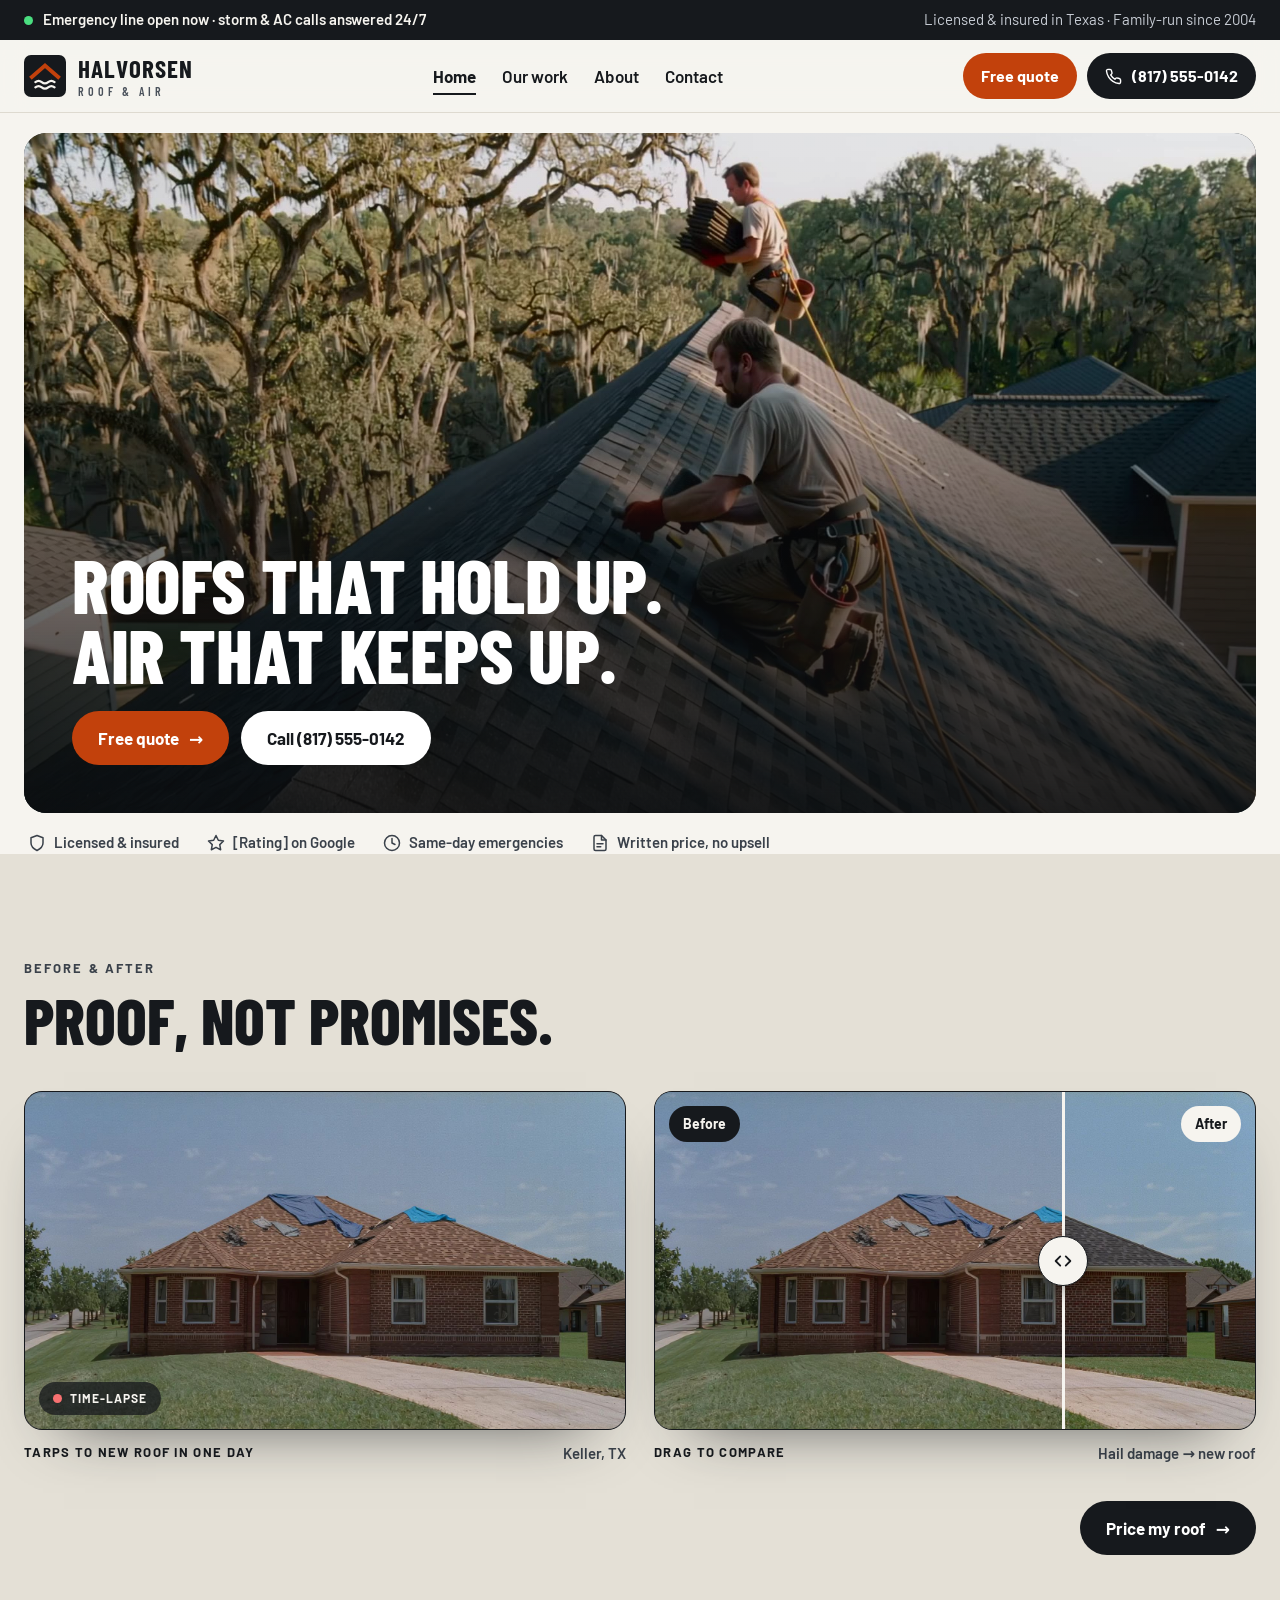
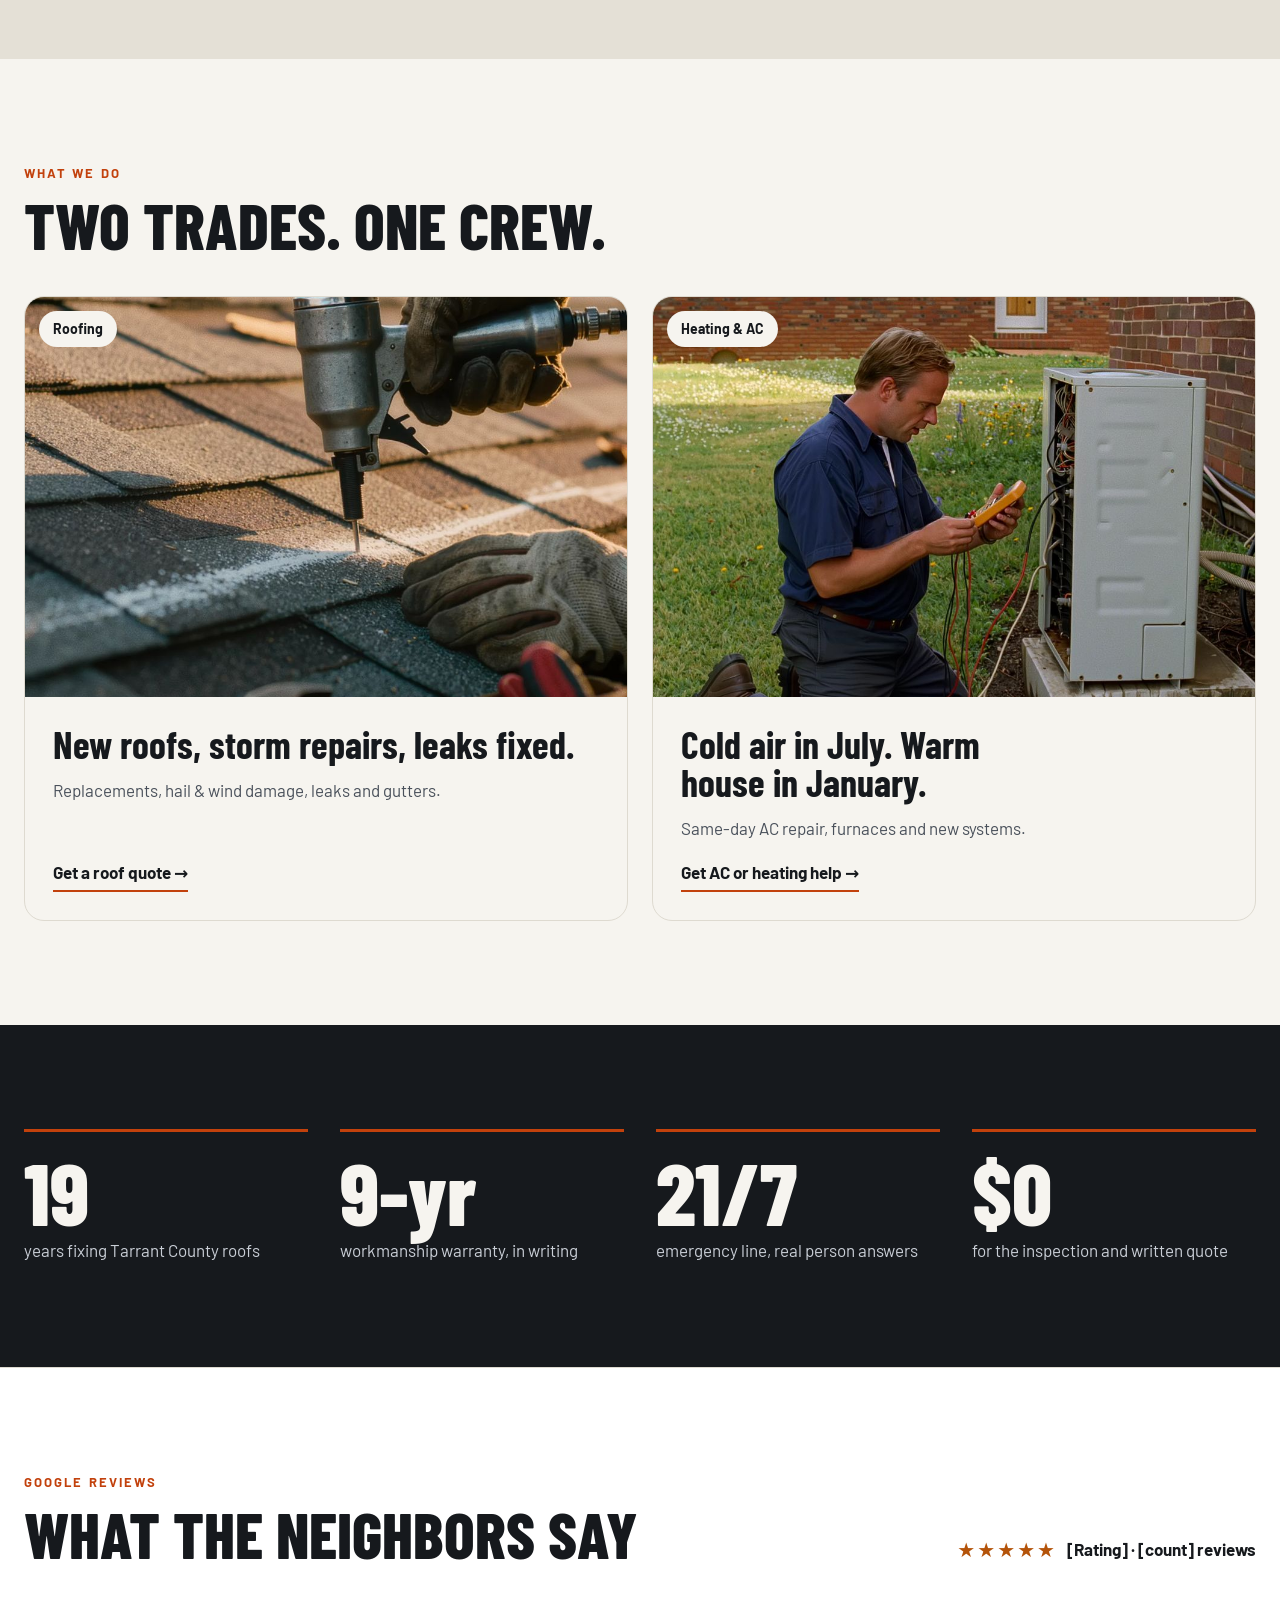
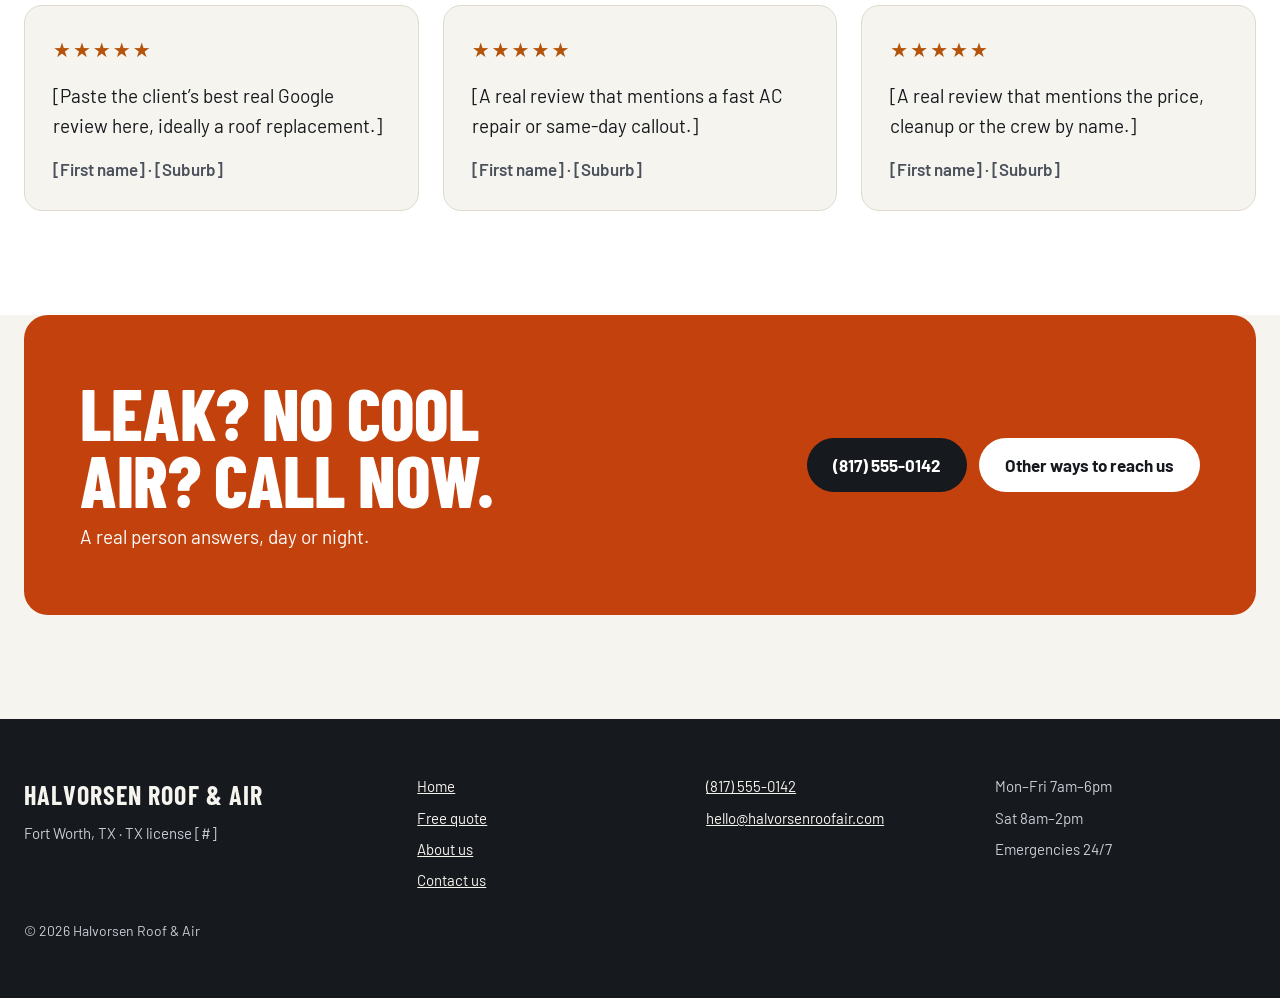
<file: index.html>
<!doctype html>
<html lang="en">
<head>
<meta charset="utf-8">
<meta name="viewport" content="width=device-width, initial-scale=1, viewport-fit=cover">
<title>Halvorsen Roof & Air | Roofing, Heating & AC in Fort Worth, TX</title>
<meta name="description" content="Family-run roofing and heating &amp; AC in Fort Worth since 2004. Roof replacement, storm and hail repair, AC and furnace service. Free quotes, 24/7 emergency line.">
<meta name="theme-color" content="#16191D">
<meta property="og:title" content="Halvorsen Roof & Air | Roofing, Heating & AC in Fort Worth, TX">
<meta property="og:description" content="Family-run roofing and heating &amp; AC in Fort Worth since 2004. Roof replacement, storm and hail repair, AC and furnace service. Free quotes, 24/7 emergency line.">
<link rel="icon" href="assets/favicon.svg" type="image/svg+xml">
<link rel="preconnect" href="https://fonts.googleapis.com">
<link rel="preconnect" href="https://fonts.gstatic.com" crossorigin>
<link rel="stylesheet" href="https://fonts.googleapis.com/css2?family=Barlow+Condensed:wght@600;700;800&amp;family=Barlow:wght@400;500;600;700&amp;family=Caveat:wght@600&amp;display=swap">
<link rel="stylesheet" href="assets/style.css?v=9">
</head>
<body>
<a class="skip" href="#main">Skip to content</a>
<div class="topbar"><div class="wrap">
<span class="l"><span class="dot" aria-hidden="true"></span><span class="dsk">Emergency line open now · storm &amp; AC calls answered 24/7</span><span class="mob">Emergency line open 24/7</span></span>
<span class="r dsk">Licensed &amp; insured in Texas · Family-run since 2004</span>
<a class="mob" href="tel:+18175550142" style="color:var(--bone);font-weight:700;text-decoration:none">(817) 555-0142</a>
</div></div>
<header class="hdr"><div class="wrap">
<a class="logo" href="index.html" aria-label="Halvorsen Roof &amp; Air, home"><svg viewBox="0 0 48 48" aria-hidden="true"><rect width="48" height="48" rx="8" fill="#16191D"></rect><polyline points="9,25 24,12 39,25" fill="none" stroke="#C2410C" stroke-width="4.5" stroke-linejoin="miter" stroke-linecap="square"></polyline><path d="M13 31 q3.7 -3 7.3 0 t7.3 0 t7.3 0" fill="none" stroke="#F6F4EF" stroke-width="2.6" stroke-linecap="round"></path><path d="M13 37 q3.7 -3 7.3 0 t7.3 0 t7.3 0" fill="none" stroke="#F6F4EF" stroke-width="2.6" stroke-linecap="round"></path></svg><span><b>HALVORSEN</b><small>ROOF &amp; AIR</small></span></a>
<nav class="nav" aria-label="Main"><a href="index.html" class="on" aria-current="page">Home</a><a href="#proof">Our work</a><a href="about.html">About</a><a href="contact.html">Contact</a></nav>
<div class="hdr-r">
<a class="btn btn-acc btn-sm" href="quote.html">Free quote</a>
<a class="btn btn-ink btn-sm" href="tel:+18175550142"><svg width="17" height="17" viewBox="0 0 24 24" fill="none" stroke="currentColor" stroke-width="2" stroke-linecap="round" stroke-linejoin="round" aria-hidden="true"><path d="M22 16.9v3a2 2 0 0 1-2.2 2 19.8 19.8 0 0 1-8.6-3.1 19.5 19.5 0 0 1-6-6A19.8 19.8 0 0 1 2.1 4.2 2 2 0 0 1 4.1 2h3a2 2 0 0 1 2 1.7c.1.9.4 1.8.7 2.7a2 2 0 0 1-.5 2.1L8 9.8a16 16 0 0 0 6 6l1.3-1.3a2 2 0 0 1 2.1-.4c.9.3 1.8.6 2.7.7a2 2 0 0 1 1.7 2z"></path></svg>(817) 555-0142</a>
<a class="ibtn" href="tel:+18175550142" aria-label="Call (817) 555-0142"><svg width="20" height="20" viewBox="0 0 24 24" fill="none" stroke="currentColor" stroke-width="2" stroke-linecap="round" stroke-linejoin="round" aria-hidden="true"><path d="M22 16.9v3a2 2 0 0 1-2.2 2 19.8 19.8 0 0 1-8.6-3.1 19.5 19.5 0 0 1-6-6A19.8 19.8 0 0 1 2.1 4.2 2 2 0 0 1 4.1 2h3a2 2 0 0 1 2 1.7c.1.9.4 1.8.7 2.7a2 2 0 0 1-.5 2.1L8 9.8a16 16 0 0 0 6 6l1.3-1.3a2 2 0 0 1 2.1-.4c.9.3 1.8.6 2.7.7a2 2 0 0 1 1.7 2z"></path></svg></a>
<button class="ibtn ghost" id="menu-btn" type="button" aria-expanded="false" aria-controls="mnav" aria-label="Open menu"><svg width="22" height="22" viewBox="0 0 24 24" fill="none" stroke="currentColor" stroke-width="2" stroke-linecap="round" stroke-linejoin="round" aria-hidden="true"><path d="M4 7h16M4 12h16M4 17h16"></path></svg></button>
</div>
<nav class="mnav" id="mnav" aria-label="Menu"><a href="index.html" class="on">Home<span class="arrow" aria-hidden="true">→</span></a><a href="#proof">Our work<span class="arrow" aria-hidden="true">→</span></a><a href="about.html">About<span class="arrow" aria-hidden="true">→</span></a><a href="contact.html">Contact<span class="arrow" aria-hidden="true">→</span></a><a href="quote.html">Free quote<span class="arrow" aria-hidden="true">→</span></a></nav>
</div></header>
<main id="main">

<section class="hero"><div class="wrap">
<div class="hero-media">
<video class="bg kb" id="hero-vid" poster="assets/hero-d.jpg" data-src-d="assets/hero-d.mp4" data-src-m="assets/hero-m.mp4" data-poster-m="assets/hero-m.jpg" autoplay muted loop playsinline preload="auto" aria-hidden="true"></video>
<div class="hero-shade" aria-hidden="true"></div>
<div class="hero-body">
<div class="hero-text">
<h1 class="disp in2">Roofs that hold up.<br>Air that keeps up.</h1>
<div class="hero-btns in4"><a class="btn btn-acc" href="quote.html">Free quote <span class="arrow" aria-hidden="true">→</span></a><a class="btn btn-light" href="tel:+18175550142"><span class="dsk">Call (817) 555-0142</span><span class="mob">Call now</span></a></div>
</div>
</div>
</div>
<div class="trust dsk"><span><svg width="18" height="18" viewBox="0 0 24 24" fill="none" stroke="currentColor" stroke-width="2" stroke-linecap="round" stroke-linejoin="round" aria-hidden="true"><path d="M12 22s8-4 8-10V5l-8-3-8 3v7c0 6 8 10 8 10z"></path></svg>Licensed &amp; insured</span><span><svg width="18" height="18" viewBox="0 0 24 24" fill="none" stroke="currentColor" stroke-width="2" stroke-linecap="round" stroke-linejoin="round" aria-hidden="true"><path d="M12 2l3.1 6.3 6.9 1-5 4.9 1.2 6.8L12 17.8 5.8 21l1.2-6.8-5-4.9 6.9-1z"></path></svg>[Rating] on Google</span><span><svg width="18" height="18" viewBox="0 0 24 24" fill="none" stroke="currentColor" stroke-width="2" stroke-linecap="round" stroke-linejoin="round" aria-hidden="true"><circle cx="12" cy="12" r="10"></circle><path d="M12 6v6l4 2"></path></svg>Same-day emergencies</span><span class="dsk"><svg width="18" height="18" viewBox="0 0 24 24" fill="none" stroke="currentColor" stroke-width="2" stroke-linecap="round" stroke-linejoin="round" aria-hidden="true"><path d="M14 2H6a2 2 0 0 0-2 2v16a2 2 0 0 0 2 2h12a2 2 0 0 0 2-2V8z"></path><path d="M14 2v6h6M8 13h8M8 17h5"></path></svg>Written price, no upsell</span></div>
</div></section>

<section class="sec proof" id="proof"><div class="wrap">
<div class="sec-head rv"><div class="t"><span class="eyebrow" style="color:var(--body)">Before &amp; after</span><h2 class="h2">Proof, not promises.</h2></div></div>
<div class="proof-grid">
<figure class="rv">
<div class="frame"><video src="assets/timelapse.mp4" poster="assets/roof-before.jpg" autoplay muted loop playsinline preload="metadata"></video><span class="pill-tag p-bl"><span class="rec" aria-hidden="true"></span>Time-lapse</span></div>
<figcaption class="cap"><b>Tarps to new roof in one day</b><span>Keller, TX</span></figcaption>
</figure>
<figure class="rv d1">
<div class="frame" id="ba">
<img src="assets/roof-after.jpg" alt="After: new charcoal shingle roof" loading="lazy">
<img src="assets/roof-before.jpg" alt="Before: storm-damaged roof with tarps" id="ba-before" style="clip-path:inset(0 50% 0 0)" loading="lazy">
<span class="pill-tag dark p-tl">Before</span><span class="pill-tag light p-tr">After</span>
<div class="ba-line" id="ba-line" style="left:50%" aria-hidden="true"><div class="ba-knob"><svg width="22" height="22" viewBox="0 0 24 24" fill="none" stroke="currentColor" stroke-width="2" stroke-linecap="round" stroke-linejoin="round" aria-hidden="true"><path d="M9 7l-5 5 5 5M15 7l5 5-5 5"></path></svg></div></div>
<input class="ba-range" id="ba-range" type="range" min="2" max="98" value="50" aria-label="Drag to compare before and after">
</div>
<figcaption class="cap"><b>Drag to compare</b><span>Hail damage → new roof</span></figcaption>
</figure>
</div>
<div class="proof-foot rv" style="justify-content:flex-end"><p hidden><span class="dsk">Every job gets photographed from the street before and after, and the photos land in your texts. Tear-off to final nail is usually one day.</span><span class="mob">Every job photographed before and after. Most roofs done in a day.</span></p><a class="btn btn-ink" href="quote.html?s=replace">Price my roof <span class="arrow" aria-hidden="true">→</span></a></div>
</div></section>

<section class="sec" id="services"><div class="wrap">
<div class="sec-head rv"><div class="t"><span class="eyebrow">What we do</span><h2 class="h2">Two trades. One crew.</h2></div></div>
<div class="two">
<article class="card rv"><div class="ph"><img src="assets/roof-detail.jpg" alt="Roofer nailing new architectural shingles" loading="lazy"><span class="pill-tag p-tl">Roofing</span></div>
<div class="bd"><h3>New roofs, storm repairs, leaks fixed.</h3>
<p class="muted">Replacements, hail &amp; wind damage, leaks and gutters.</p>
<a class="link" href="quote.html?s=replace">Get a roof quote <span class="arrow" aria-hidden="true">→</span></a></div></article>
<article class="card rv d1"><div class="ph"><img src="assets/ac-tech.jpg" alt="HVAC technician testing an outdoor AC unit" loading="lazy" style="object-position:50% 40%"><span class="pill-tag p-tl">Heating &amp; AC</span></div>
<div class="bd"><h3>Cold air in July. Warm house in January.</h3>
<p class="muted">Same-day AC repair, furnaces and new systems.</p>
<a class="link" href="quote.html?s=hvac">Get AC or heating help <span class="arrow" aria-hidden="true">→</span></a></div></article>
</div>
</div></section>

<section class="sec on-dark" style="background:var(--ink);color:var(--bone)"><div class="wrap stats">
<div class="stat rv"><b><span data-count="22">22</span></b><span>years fixing Tarrant County roofs</span></div>
<div class="stat rv d1"><b><span data-count="10">10</span>-yr</b><span>workmanship warranty, in writing</span></div>
<div class="stat rv d2"><b><span data-count="24">24</span>/7</b><span>emergency line, real person answers</span></div>
<div class="stat rv d3"><b>$0</b><span>for the inspection and written quote</span></div>
</div></section>

<section class="sec" id="reviews" style="background:#fff;border-top:1px solid var(--line)"><div class="wrap">
<div class="sec-head rv"><div class="t"><span class="eyebrow">Google reviews</span><h2 class="h2">What the neighbors say</h2></div><span style="display:flex;align-items:center;gap:10px;font-weight:700"><span class="stars" aria-hidden="true">★★★★★</span>[Rating] · [count] reviews</span></div>
<p class="swipe-hint" aria-hidden="true">swipe <i>→</i></p>
<div class="rail c3"><blockquote class="review rv d0"><span class="stars" aria-label="5 stars">★★★★★</span><p>[Paste the client’s best real Google review here, ideally a roof replacement.]</p><footer>[First name] · [Suburb]</footer></blockquote><blockquote class="review rv d1"><span class="stars" aria-label="5 stars">★★★★★</span><p>[A real review that mentions a fast AC repair or same-day callout.]</p><footer>[First name] · [Suburb]</footer></blockquote><blockquote class="review rv d2"><span class="stars" aria-label="5 stars">★★★★★</span><p>[A real review that mentions the price, cleanup or the crew by name.]</p><footer>[First name] · [Suburb]</footer></blockquote></div>
</div></section>

<section class="sec" style="padding-top:0"><div class="wrap">
<div class="band rv"><div style="display:flex;flex-direction:column;gap:10px;max-width:640px"><h2 class="disp">Leak? No cool air? Call now.</h2><p>A real person answers, day or night.</p></div><div class="btns"><a class="btn btn-ink" href="tel:+18175550142">(817) 555-0142</a><a class="btn btn-light" href="contact.html">Other ways to reach us</a></div></div>
</div></section>

</main>
<footer class="foot">
<div class="wrap">
<div class="brand"><b>HALVORSEN ROOF &amp; AIR</b><span>Fort Worth, TX · TX license [#]</span></div>
<nav aria-label="Footer"><a href="index.html">Home</a><a href="quote.html">Free quote</a><a href="about.html">About us</a><a href="contact.html">Contact us</a></nav>
<div class="c"><a href="tel:+18175550142">(817) 555-0142</a><a href="mailto:hello@halvorsenroofair.com">hello@halvorsenroofair.com</a></div>
<div class="c"><span>Mon–Fri 7am–6pm</span><span>Sat 8am–2pm</span><span>Emergencies 24/7</span></div>
</div>
<div class="wrap" style="display:block;margin-top:28px;font-size:14px">© 2026 Halvorsen Roof &amp; Air</div>
</footer>
<div class="mbar"><a class="a" href="tel:+18175550142">Call now</a><a class="b" href="quote.html">Free quote</a></div>
<script src="assets/site.js?v=9" defer></script>
</body>
</html>
</file>
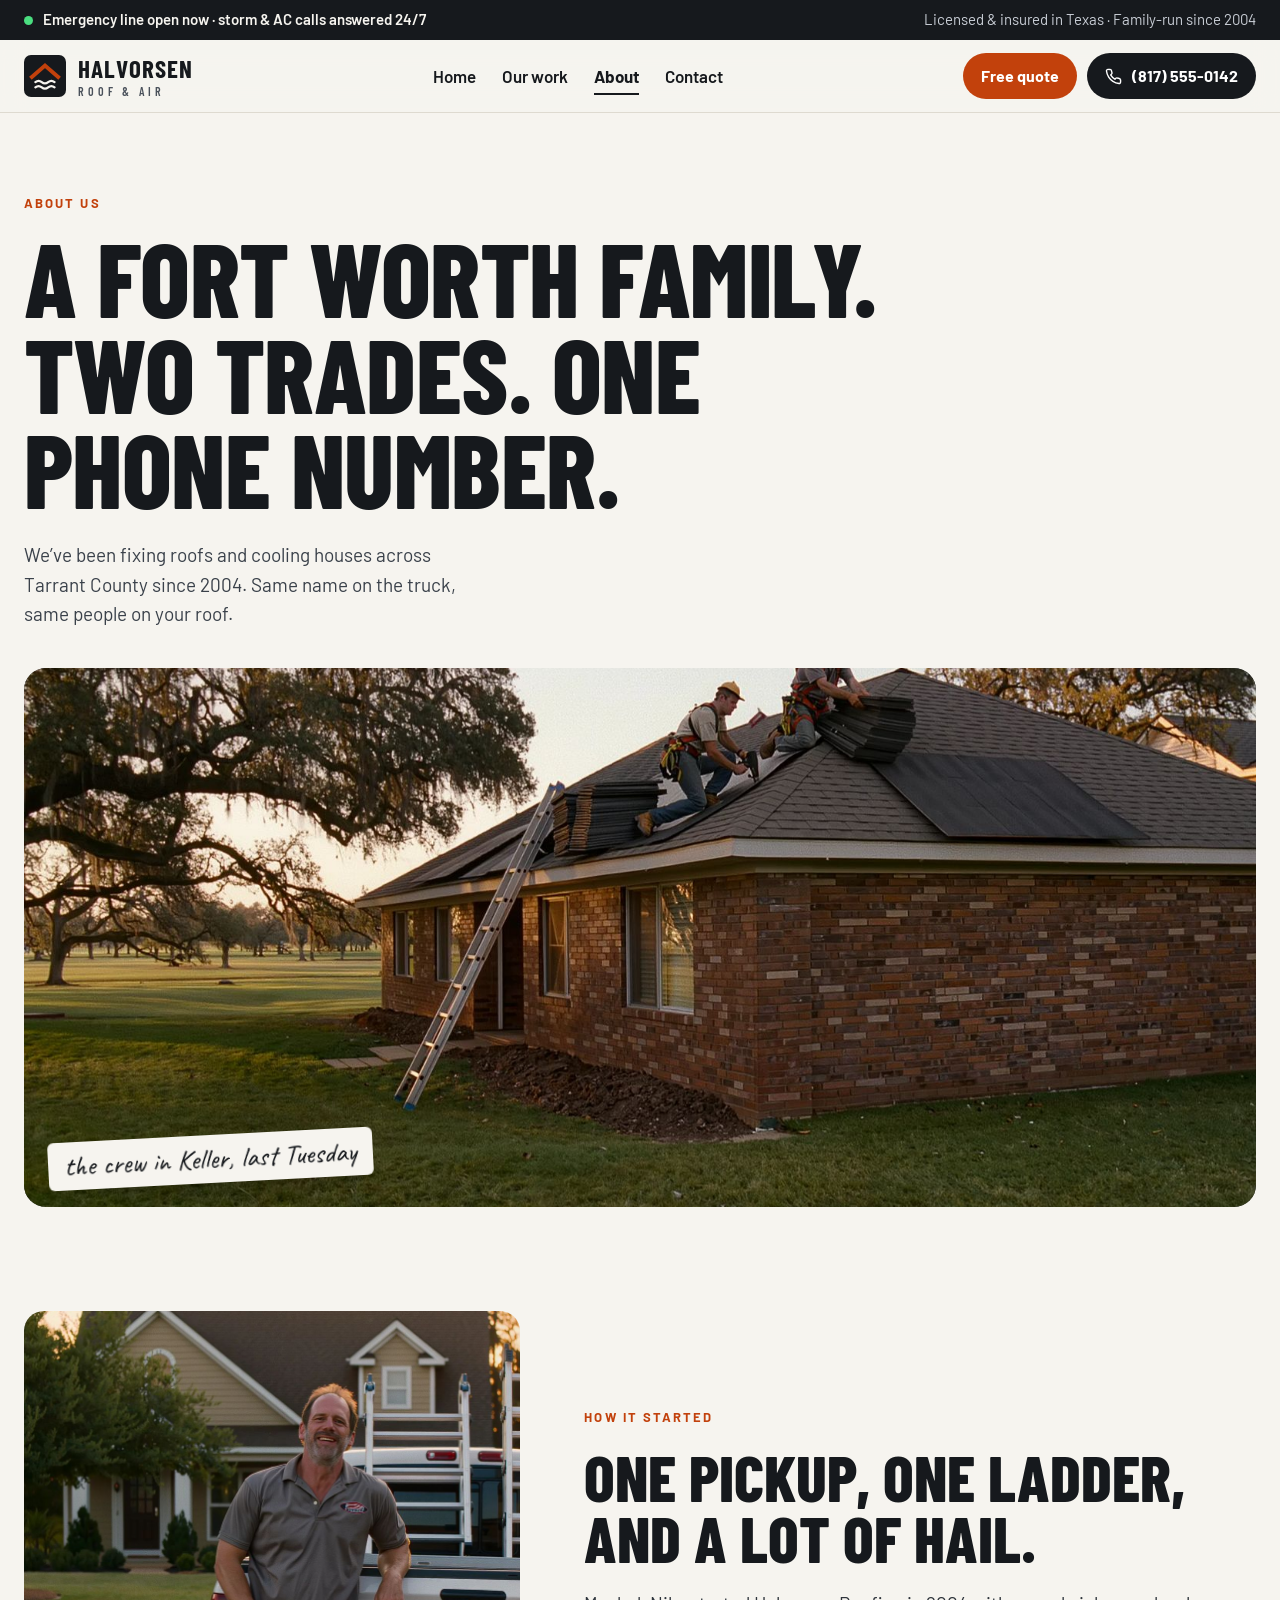
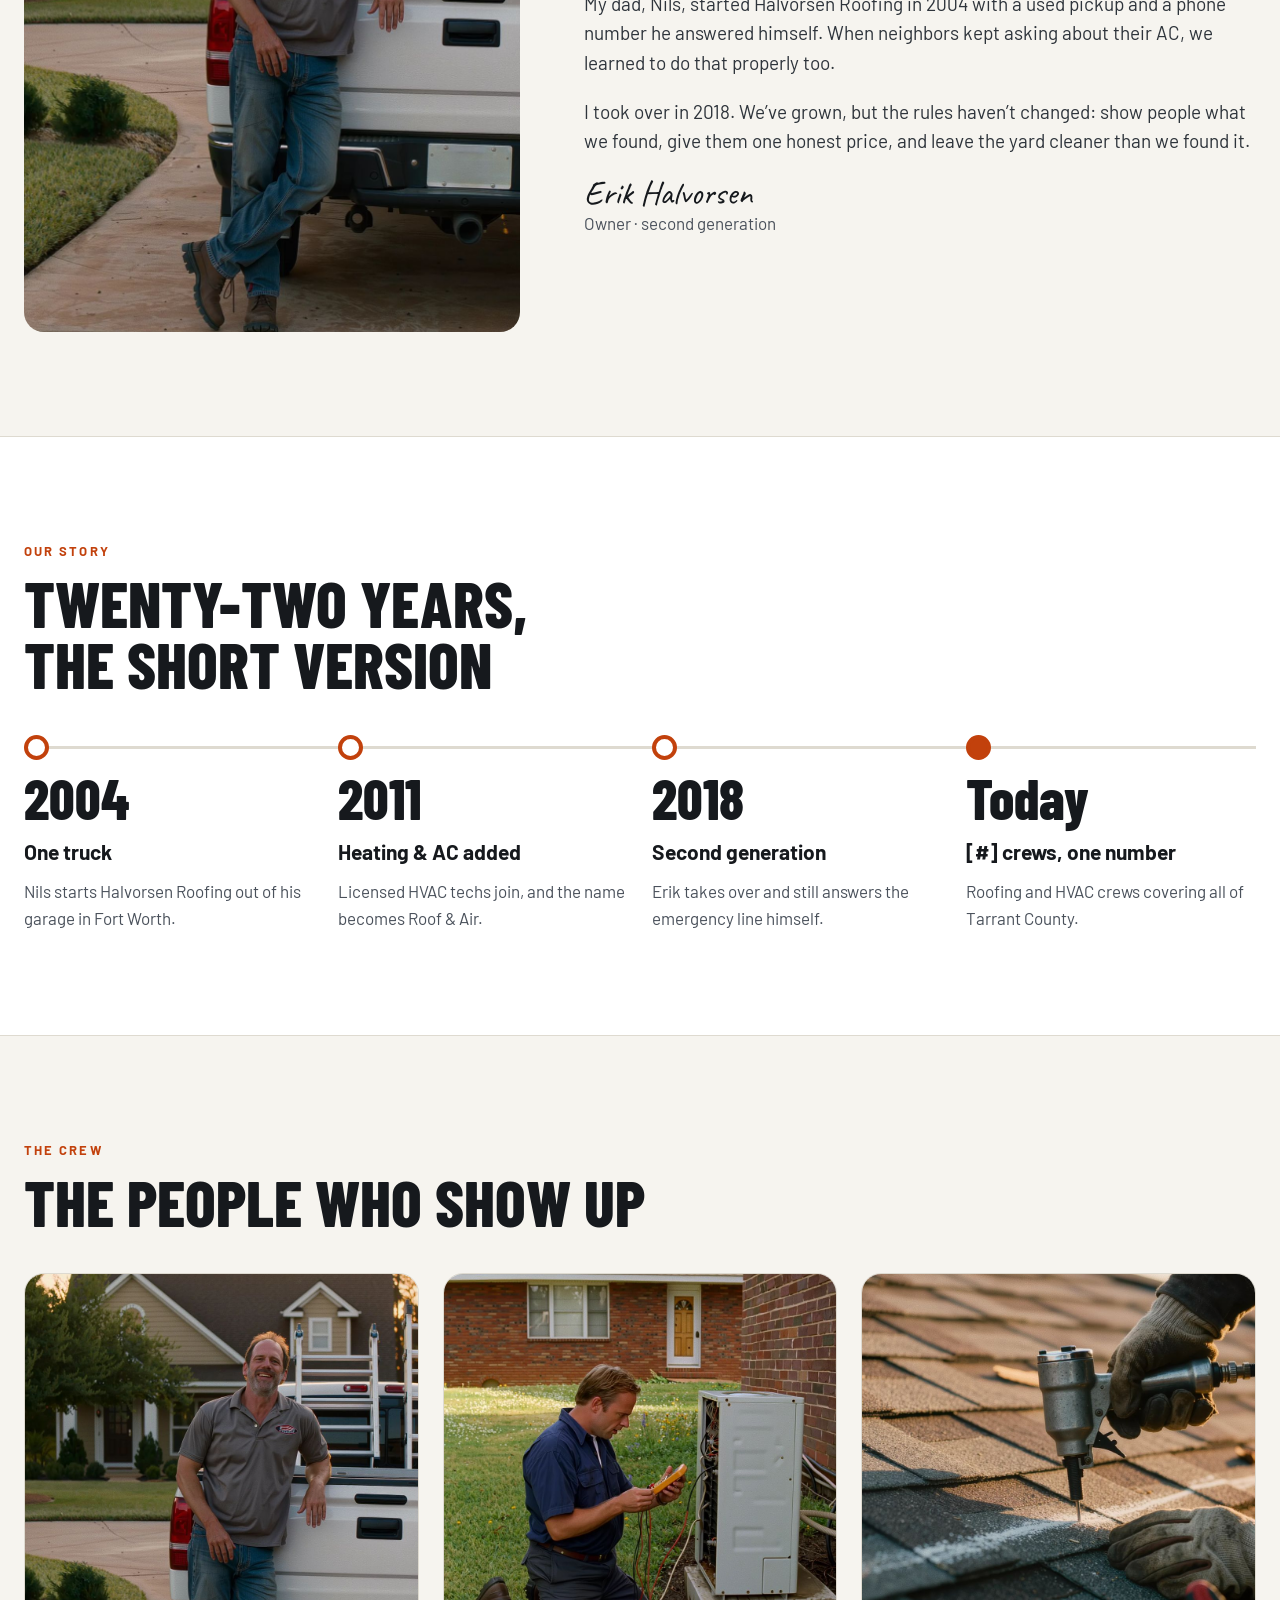
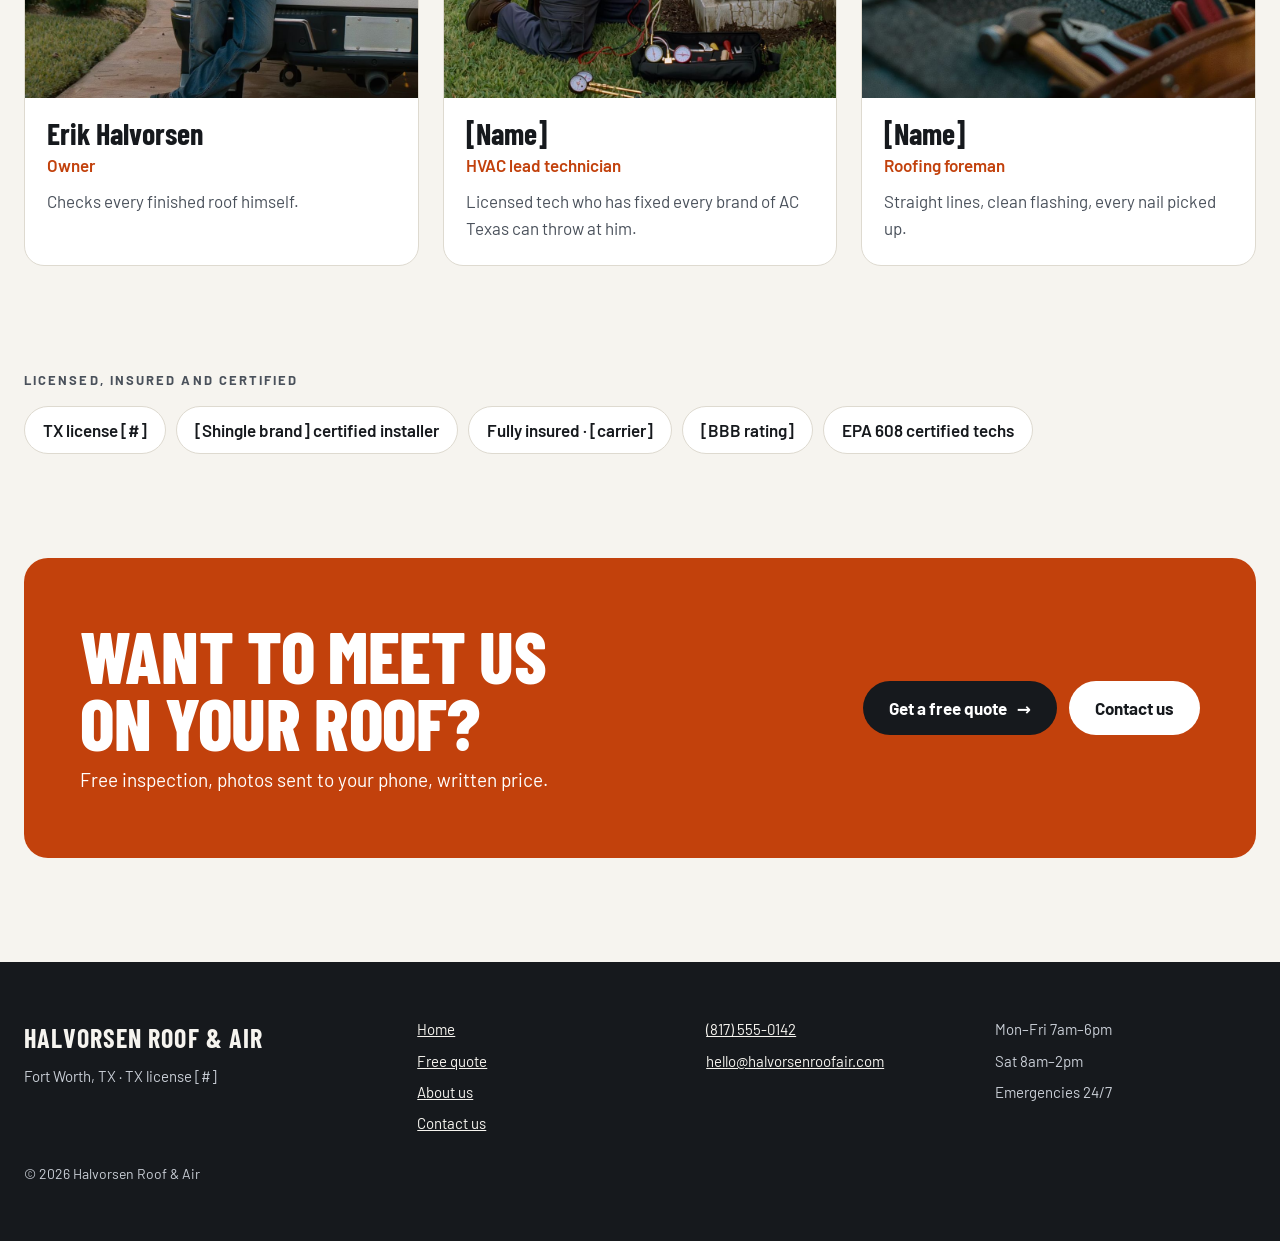
<file: about.html>
<!doctype html>
<html lang="en">
<head>
<meta charset="utf-8">
<meta name="viewport" content="width=device-width, initial-scale=1, viewport-fit=cover">
<title>About us | Halvorsen Roof & Air, Fort Worth TX</title>
<meta name="description" content="Meet the Halvorsen family and crew: roofing and heating &amp; AC across Tarrant County since 2004.">
<meta name="theme-color" content="#16191D">
<meta property="og:title" content="About us | Halvorsen Roof & Air, Fort Worth TX">
<meta property="og:description" content="Meet the Halvorsen family and crew: roofing and heating &amp; AC across Tarrant County since 2004.">
<link rel="icon" href="assets/favicon.svg" type="image/svg+xml">
<link rel="preconnect" href="https://fonts.googleapis.com">
<link rel="preconnect" href="https://fonts.gstatic.com" crossorigin>
<link rel="stylesheet" href="https://fonts.googleapis.com/css2?family=Barlow+Condensed:wght@600;700;800&amp;family=Barlow:wght@400;500;600;700&amp;family=Caveat:wght@600&amp;display=swap">
<link rel="stylesheet" href="assets/style.css?v=9">
</head>
<body>
<a class="skip" href="#main">Skip to content</a>
<div class="topbar"><div class="wrap">
<span class="l"><span class="dot" aria-hidden="true"></span><span class="dsk">Emergency line open now · storm &amp; AC calls answered 24/7</span><span class="mob">Emergency line open 24/7</span></span>
<span class="r dsk">Licensed &amp; insured in Texas · Family-run since 2004</span>
<a class="mob" href="tel:+18175550142" style="color:var(--bone);font-weight:700;text-decoration:none">(817) 555-0142</a>
</div></div>
<header class="hdr"><div class="wrap">
<a class="logo" href="index.html" aria-label="Halvorsen Roof &amp; Air, home"><svg viewBox="0 0 48 48" aria-hidden="true"><rect width="48" height="48" rx="8" fill="#16191D"></rect><polyline points="9,25 24,12 39,25" fill="none" stroke="#C2410C" stroke-width="4.5" stroke-linejoin="miter" stroke-linecap="square"></polyline><path d="M13 31 q3.7 -3 7.3 0 t7.3 0 t7.3 0" fill="none" stroke="#F6F4EF" stroke-width="2.6" stroke-linecap="round"></path><path d="M13 37 q3.7 -3 7.3 0 t7.3 0 t7.3 0" fill="none" stroke="#F6F4EF" stroke-width="2.6" stroke-linecap="round"></path></svg><span><b>HALVORSEN</b><small>ROOF &amp; AIR</small></span></a>
<nav class="nav" aria-label="Main"><a href="index.html">Home</a><a href="index.html#proof">Our work</a><a href="about.html" class="on" aria-current="page">About</a><a href="contact.html">Contact</a></nav>
<div class="hdr-r">
<a class="btn btn-acc btn-sm" href="quote.html">Free quote</a>
<a class="btn btn-ink btn-sm" href="tel:+18175550142"><svg width="17" height="17" viewBox="0 0 24 24" fill="none" stroke="currentColor" stroke-width="2" stroke-linecap="round" stroke-linejoin="round" aria-hidden="true"><path d="M22 16.9v3a2 2 0 0 1-2.2 2 19.8 19.8 0 0 1-8.6-3.1 19.5 19.5 0 0 1-6-6A19.8 19.8 0 0 1 2.1 4.2 2 2 0 0 1 4.1 2h3a2 2 0 0 1 2 1.7c.1.9.4 1.8.7 2.7a2 2 0 0 1-.5 2.1L8 9.8a16 16 0 0 0 6 6l1.3-1.3a2 2 0 0 1 2.1-.4c.9.3 1.8.6 2.7.7a2 2 0 0 1 1.7 2z"></path></svg>(817) 555-0142</a>
<a class="ibtn" href="tel:+18175550142" aria-label="Call (817) 555-0142"><svg width="20" height="20" viewBox="0 0 24 24" fill="none" stroke="currentColor" stroke-width="2" stroke-linecap="round" stroke-linejoin="round" aria-hidden="true"><path d="M22 16.9v3a2 2 0 0 1-2.2 2 19.8 19.8 0 0 1-8.6-3.1 19.5 19.5 0 0 1-6-6A19.8 19.8 0 0 1 2.1 4.2 2 2 0 0 1 4.1 2h3a2 2 0 0 1 2 1.7c.1.9.4 1.8.7 2.7a2 2 0 0 1-.5 2.1L8 9.8a16 16 0 0 0 6 6l1.3-1.3a2 2 0 0 1 2.1-.4c.9.3 1.8.6 2.7.7a2 2 0 0 1 1.7 2z"></path></svg></a>
<button class="ibtn ghost" id="menu-btn" type="button" aria-expanded="false" aria-controls="mnav" aria-label="Open menu"><svg width="22" height="22" viewBox="0 0 24 24" fill="none" stroke="currentColor" stroke-width="2" stroke-linecap="round" stroke-linejoin="round" aria-hidden="true"><path d="M4 7h16M4 12h16M4 17h16"></path></svg></button>
</div>
<nav class="mnav" id="mnav" aria-label="Menu"><a href="index.html">Home<span class="arrow" aria-hidden="true">→</span></a><a href="index.html#proof">Our work<span class="arrow" aria-hidden="true">→</span></a><a href="about.html" class="on">About<span class="arrow" aria-hidden="true">→</span></a><a href="contact.html">Contact<span class="arrow" aria-hidden="true">→</span></a><a href="quote.html">Free quote<span class="arrow" aria-hidden="true">→</span></a></nav>
</div></header>
<main id="main">

<section class="page-head"><div class="wrap">
<div class="top"><div style="display:flex;flex-direction:column;gap:16px;max-width:900px"><span class="eyebrow in1">About us</span><h1 class="disp in2"><span class="dsk">A Fort Worth family. Two trades. One phone number.</span><span class="mob">A Fort Worth family since 2004.</span></h1></div>
<p class="lead dsk in3" style="max-width:24em">We’ve been fixing roofs and cooling houses across Tarrant County since 2004. Same name on the truck, same people on your roof.</p></div>
<div class="wide-ph in3"><img class="kb" src="assets/crew-wide.jpg" alt="Halvorsen crew roofing a brick home under live oaks"><span class="sticker">the crew in Keller, last Tuesday</span></div>
</div></section>

<section class="sec story"><div class="wrap split">
<div class="ph-r rv"><img src="assets/owner.jpg" alt="Erik Halvorsen, owner, leaning on his work truck" loading="lazy"></div>
<div class="t rv d1"><span class="eyebrow">How it started</span><h2 class="h2">One pickup, one ladder, and a lot of hail.</h2>
<p>My dad, Nils, started Halvorsen Roofing in 2004 with a used pickup and a phone number he answered himself. When neighbors kept asking about their AC, we learned to do that properly too.</p>
<p class="dsk">I took over in 2018. We’ve grown, but the rules haven’t changed: show people what we found, give them one honest price, and leave the yard cleaner than we found it.</p>
<div><span class="sig">Erik Halvorsen</span><div class="muted">Owner · second generation</div></div></div>
</div></section>

<section class="sec" style="background:#fff;border-top:1px solid var(--line);border-bottom:1px solid var(--line)"><div class="wrap">
<div class="sec-head rv"><div class="t"><span class="eyebrow">Our story</span><h2 class="h2">Twenty-two years, the short version</h2></div></div>
<ol class="tl"><li class="rv d0"><span class="pin" aria-hidden="true"></span><span class="yr">2004</span><h3>One truck</h3><p>Nils starts Halvorsen Roofing out of his garage in Fort Worth.</p></li><li class="rv d1"><span class="pin" aria-hidden="true"></span><span class="yr">2011</span><h3>Heating &amp; AC added</h3><p>Licensed HVAC techs join, and the name becomes Roof &amp; Air.</p></li><li class="rv d2"><span class="pin" aria-hidden="true"></span><span class="yr">2018</span><h3>Second generation</h3><p>Erik takes over and still answers the emergency line himself.</p></li><li class="rv d3"><span class="pin" aria-hidden="true"></span><span class="yr">Today</span><h3>[#] crews, one number</h3><p>Roofing and HVAC crews covering all of Tarrant County.</p></li></ol>
</div></section>

<section class="sec"><div class="wrap">
<div class="sec-head rv"><div class="t"><span class="eyebrow">The crew</span><h2 class="h2">The people who show up</h2></div></div>
<p class="swipe-hint" aria-hidden="true">swipe <i>→</i></p>
<div class="rail c3"><article class="crew rv d0"><div class="ph"><img src="assets/owner.jpg" alt="Erik Halvorsen, Owner" loading="lazy" style="object-position:50% 15%"></div><div class="bd"><h3>Erik Halvorsen</h3><span class="role">Owner</span><p>Checks every finished roof himself.</p></div></article><article class="crew rv d1"><div class="ph"><img src="assets/ac-tech.jpg" alt="[Name], HVAC lead technician" loading="lazy" style="object-position:50% 35%"></div><div class="bd"><h3>[Name]</h3><span class="role">HVAC lead technician</span><p>Licensed tech who has fixed every brand of AC Texas can throw at him.</p></div></article><article class="crew rv d2"><div class="ph"><img src="assets/roof-detail.jpg" alt="[Name], Roofing foreman" loading="lazy" style="object-position:50% 50%"></div><div class="bd"><h3>[Name]</h3><span class="role">Roofing foreman</span><p>Straight lines, clean flashing, every nail picked up.</p></div></article></div>
</div></section>

<section class="sec" style="padding-top:0"><div class="wrap">
<span class="eyebrow rv" style="color:var(--muted);margin-bottom:16px">Licensed, insured and certified</span>
<ul class="chips rv"><li class="chip">TX license [#]</li><li class="chip">[Shingle brand] certified installer</li><li class="chip">Fully insured · [carrier]</li><li class="chip">[BBB rating]</li><li class="chip">EPA 608 certified techs</li></ul>
</div></section>

<section class="sec" style="padding-top:0"><div class="wrap">
<div class="band rv"><div style="display:flex;flex-direction:column;gap:10px;max-width:640px"><h2 class="disp">Want to meet us on your roof?</h2><p>Free inspection, photos sent to your phone, written price.</p></div><div class="btns"><a class="btn btn-ink" href="quote.html">Get a free quote <span class="arrow" aria-hidden="true">→</span></a><a class="btn btn-light" href="contact.html">Contact us</a></div></div>
</div></section>

</main>
<footer class="foot">
<div class="wrap">
<div class="brand"><b>HALVORSEN ROOF &amp; AIR</b><span>Fort Worth, TX · TX license [#]</span></div>
<nav aria-label="Footer"><a href="index.html">Home</a><a href="quote.html">Free quote</a><a href="about.html">About us</a><a href="contact.html">Contact us</a></nav>
<div class="c"><a href="tel:+18175550142">(817) 555-0142</a><a href="mailto:hello@halvorsenroofair.com">hello@halvorsenroofair.com</a></div>
<div class="c"><span>Mon–Fri 7am–6pm</span><span>Sat 8am–2pm</span><span>Emergencies 24/7</span></div>
</div>
<div class="wrap" style="display:block;margin-top:28px;font-size:14px">© 2026 Halvorsen Roof &amp; Air</div>
</footer>
<div class="mbar"><a class="a" href="tel:+18175550142">Call now</a><a class="b" href="quote.html">Free quote</a></div>
<script src="assets/site.js?v=9" defer></script>
</body>
</html>
</file>
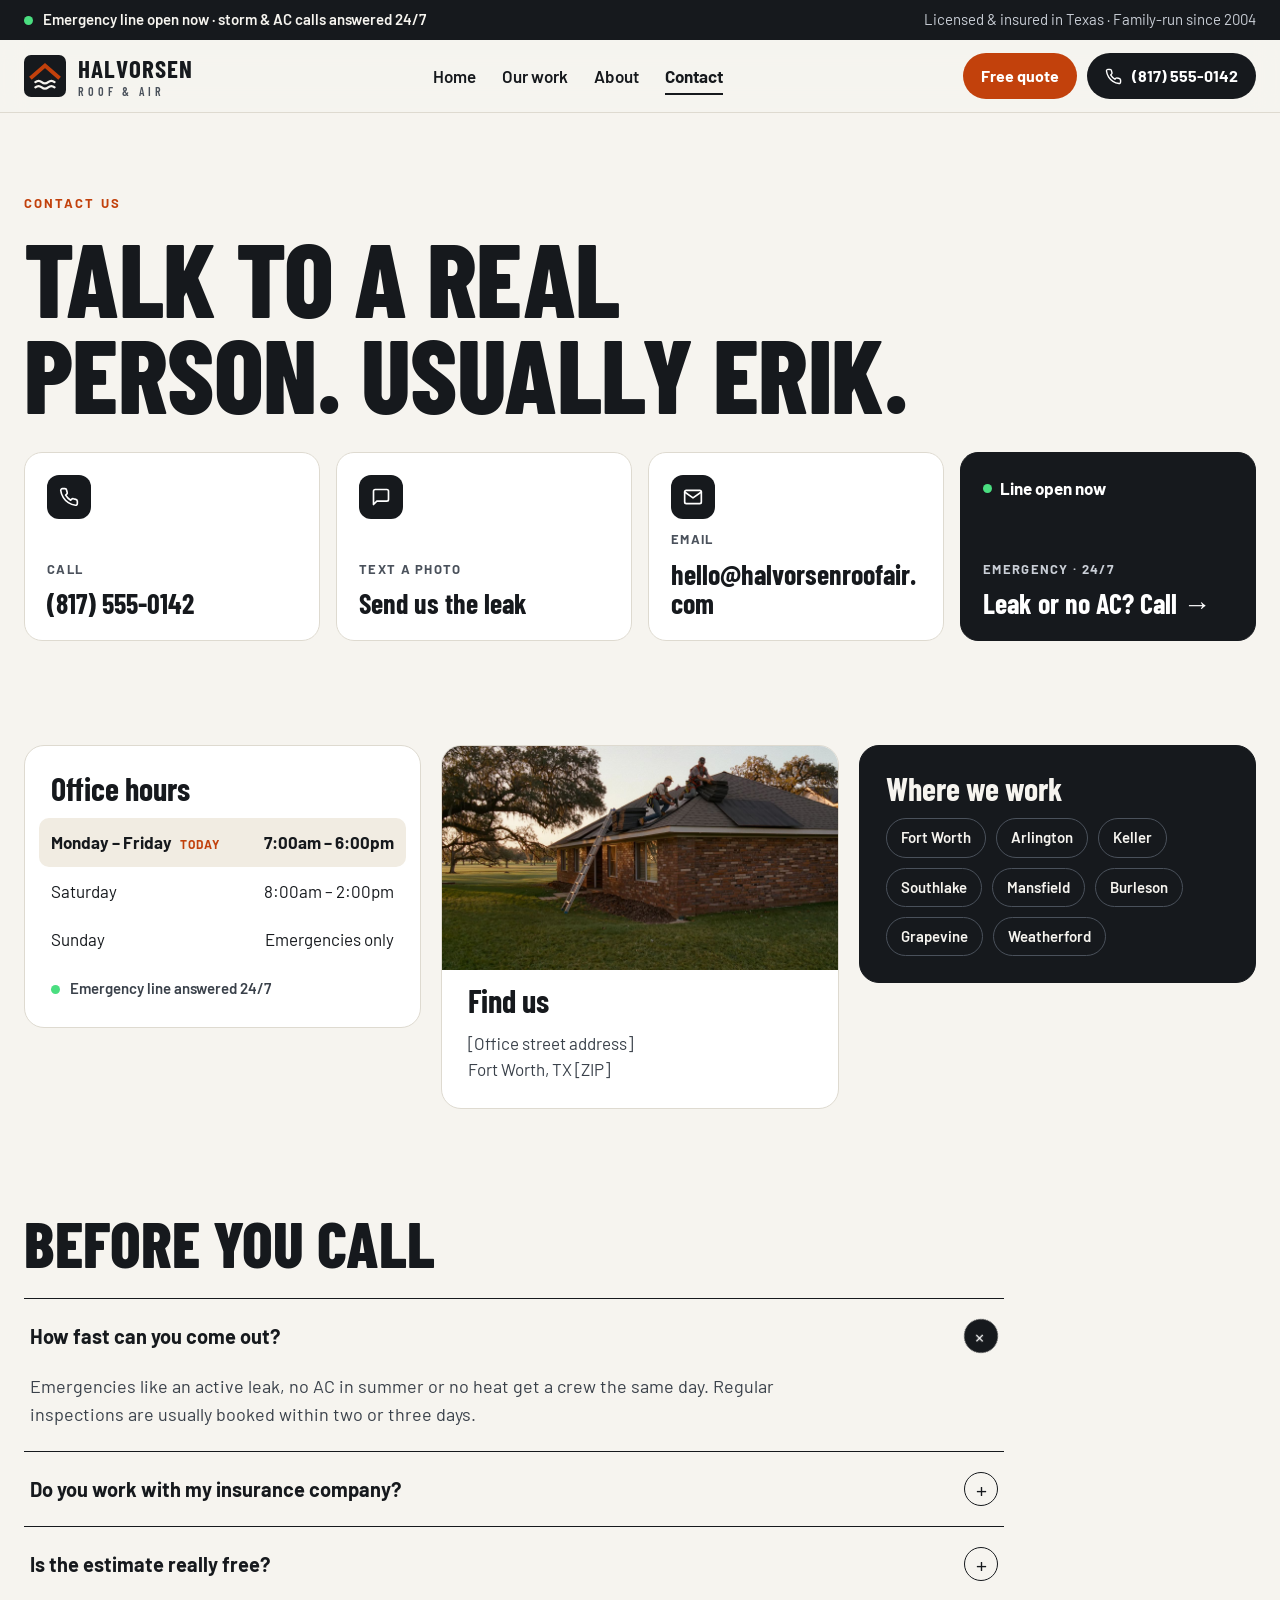
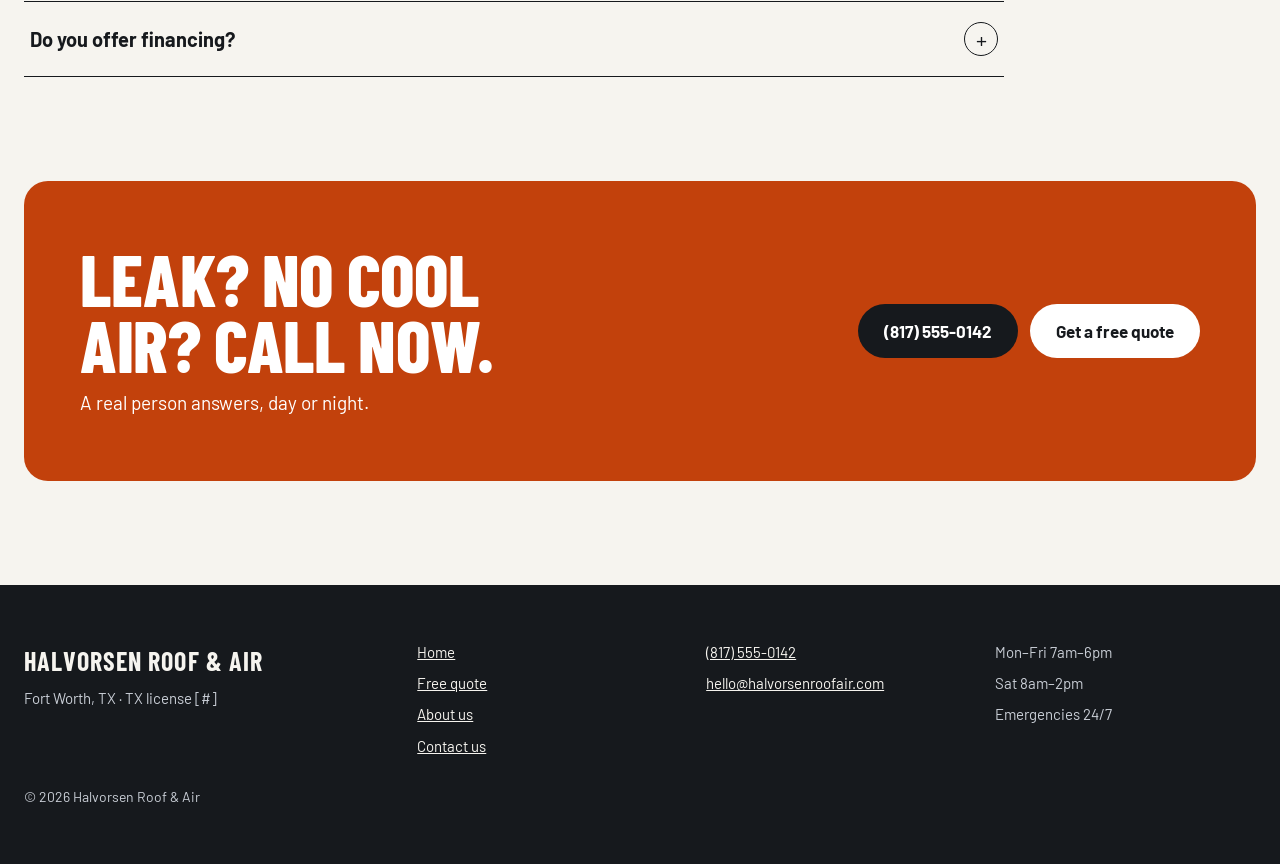
<file: contact.html>
<!doctype html>
<html lang="en">
<head>
<meta charset="utf-8">
<meta name="viewport" content="width=device-width, initial-scale=1, viewport-fit=cover">
<title>Contact us | Halvorsen Roof & Air, Fort Worth TX</title>
<meta name="description" content="Call, text or request a call back from Halvorsen Roof &amp; Air. 24/7 emergency line for leaks, no AC and no heat across Tarrant County.">
<meta name="theme-color" content="#16191D">
<meta property="og:title" content="Contact us | Halvorsen Roof & Air, Fort Worth TX">
<meta property="og:description" content="Call, text or request a call back from Halvorsen Roof &amp; Air. 24/7 emergency line for leaks, no AC and no heat across Tarrant County.">
<link rel="icon" href="assets/favicon.svg" type="image/svg+xml">
<link rel="preconnect" href="https://fonts.googleapis.com">
<link rel="preconnect" href="https://fonts.gstatic.com" crossorigin>
<link rel="stylesheet" href="https://fonts.googleapis.com/css2?family=Barlow+Condensed:wght@600;700;800&amp;family=Barlow:wght@400;500;600;700&amp;family=Caveat:wght@600&amp;display=swap">
<link rel="stylesheet" href="assets/style.css?v=9">
</head>
<body>
<a class="skip" href="#main">Skip to content</a>
<div class="topbar"><div class="wrap">
<span class="l"><span class="dot" aria-hidden="true"></span><span class="dsk">Emergency line open now · storm &amp; AC calls answered 24/7</span><span class="mob">Emergency line open 24/7</span></span>
<span class="r dsk">Licensed &amp; insured in Texas · Family-run since 2004</span>
<a class="mob" href="tel:+18175550142" style="color:var(--bone);font-weight:700;text-decoration:none">(817) 555-0142</a>
</div></div>
<header class="hdr"><div class="wrap">
<a class="logo" href="index.html" aria-label="Halvorsen Roof &amp; Air, home"><svg viewBox="0 0 48 48" aria-hidden="true"><rect width="48" height="48" rx="8" fill="#16191D"></rect><polyline points="9,25 24,12 39,25" fill="none" stroke="#C2410C" stroke-width="4.5" stroke-linejoin="miter" stroke-linecap="square"></polyline><path d="M13 31 q3.7 -3 7.3 0 t7.3 0 t7.3 0" fill="none" stroke="#F6F4EF" stroke-width="2.6" stroke-linecap="round"></path><path d="M13 37 q3.7 -3 7.3 0 t7.3 0 t7.3 0" fill="none" stroke="#F6F4EF" stroke-width="2.6" stroke-linecap="round"></path></svg><span><b>HALVORSEN</b><small>ROOF &amp; AIR</small></span></a>
<nav class="nav" aria-label="Main"><a href="index.html">Home</a><a href="index.html#proof">Our work</a><a href="about.html">About</a><a href="contact.html" class="on" aria-current="page">Contact</a></nav>
<div class="hdr-r">
<a class="btn btn-acc btn-sm" href="quote.html">Free quote</a>
<a class="btn btn-ink btn-sm" href="tel:+18175550142"><svg width="17" height="17" viewBox="0 0 24 24" fill="none" stroke="currentColor" stroke-width="2" stroke-linecap="round" stroke-linejoin="round" aria-hidden="true"><path d="M22 16.9v3a2 2 0 0 1-2.2 2 19.8 19.8 0 0 1-8.6-3.1 19.5 19.5 0 0 1-6-6A19.8 19.8 0 0 1 2.1 4.2 2 2 0 0 1 4.1 2h3a2 2 0 0 1 2 1.7c.1.9.4 1.8.7 2.7a2 2 0 0 1-.5 2.1L8 9.8a16 16 0 0 0 6 6l1.3-1.3a2 2 0 0 1 2.1-.4c.9.3 1.8.6 2.7.7a2 2 0 0 1 1.7 2z"></path></svg>(817) 555-0142</a>
<a class="ibtn" href="tel:+18175550142" aria-label="Call (817) 555-0142"><svg width="20" height="20" viewBox="0 0 24 24" fill="none" stroke="currentColor" stroke-width="2" stroke-linecap="round" stroke-linejoin="round" aria-hidden="true"><path d="M22 16.9v3a2 2 0 0 1-2.2 2 19.8 19.8 0 0 1-8.6-3.1 19.5 19.5 0 0 1-6-6A19.8 19.8 0 0 1 2.1 4.2 2 2 0 0 1 4.1 2h3a2 2 0 0 1 2 1.7c.1.9.4 1.8.7 2.7a2 2 0 0 1-.5 2.1L8 9.8a16 16 0 0 0 6 6l1.3-1.3a2 2 0 0 1 2.1-.4c.9.3 1.8.6 2.7.7a2 2 0 0 1 1.7 2z"></path></svg></a>
<button class="ibtn ghost" id="menu-btn" type="button" aria-expanded="false" aria-controls="mnav" aria-label="Open menu"><svg width="22" height="22" viewBox="0 0 24 24" fill="none" stroke="currentColor" stroke-width="2" stroke-linecap="round" stroke-linejoin="round" aria-hidden="true"><path d="M4 7h16M4 12h16M4 17h16"></path></svg></button>
</div>
<nav class="mnav" id="mnav" aria-label="Menu"><a href="index.html">Home<span class="arrow" aria-hidden="true">→</span></a><a href="index.html#proof">Our work<span class="arrow" aria-hidden="true">→</span></a><a href="about.html">About<span class="arrow" aria-hidden="true">→</span></a><a href="contact.html" class="on">Contact<span class="arrow" aria-hidden="true">→</span></a><a href="quote.html">Free quote<span class="arrow" aria-hidden="true">→</span></a></nav>
</div></header>
<main id="main">

<section class="page-head"><div class="wrap">
<div class="top" style="margin-bottom:32px"><div style="display:flex;flex-direction:column;gap:16px"><span class="eyebrow in1">Contact us</span><h1 class="disp in2">Talk to a real person.<span class="dsk"> Usually Erik.</span></h1></div></div>
<div class="ccards">
<a class="ccard in2" href="tel:+18175550142"><span class="ic ring"><svg width="20" height="20" viewBox="0 0 24 24" fill="none" stroke="currentColor" stroke-width="2" stroke-linecap="round" stroke-linejoin="round" aria-hidden="true"><path d="M22 16.9v3a2 2 0 0 1-2.2 2 19.8 19.8 0 0 1-8.6-3.1 19.5 19.5 0 0 1-6-6A19.8 19.8 0 0 1 2.1 4.2 2 2 0 0 1 4.1 2h3a2 2 0 0 1 2 1.7c.1.9.4 1.8.7 2.7a2 2 0 0 1-.5 2.1L8 9.8a16 16 0 0 0 6 6l1.3-1.3a2 2 0 0 1 2.1-.4c.9.3 1.8.6 2.7.7a2 2 0 0 1 1.7 2z"></path></svg></span><small>Call</small><strong>(817) 555-0142</strong></a>
<a class="ccard in3" href="sms:+18175550142"><span class="ic"><svg width="20" height="20" viewBox="0 0 24 24" fill="none" stroke="currentColor" stroke-width="2" stroke-linecap="round" stroke-linejoin="round" aria-hidden="true"><path d="M21 15a2 2 0 0 1-2 2H7l-4 4V5a2 2 0 0 1 2-2h14a2 2 0 0 1 2 2z"></path></svg></span><small>Text a photo</small><strong>Send us the leak</strong></a>
<a class="ccard in3" href="mailto:hello@halvorsenroofair.com"><span class="ic"><svg width="20" height="20" viewBox="0 0 24 24" fill="none" stroke="currentColor" stroke-width="2" stroke-linecap="round" stroke-linejoin="round" aria-hidden="true"><rect x="2" y="4" width="20" height="16" rx="2"></rect><path d="M22 6l-10 7L2 6"></path></svg></span><small>Email</small><strong><span class="dsk">hello@halvorsenroofair.com</span><span class="mob">Email us</span></strong></a>
<a class="ccard dark in4" href="tel:+18175550142"><span class="live"><span class="dot" aria-hidden="true"></span>Line open now</span><small>Emergency · 24/7</small><strong>Leak or no AC? Call <span class="arrow" aria-hidden="true">→</span></strong></a>
</div>
</div></section>

<section class="sec"><div class="wrap info">
<div class="box rv"><h2>Office hours</h2><ul class="hrs"><li data-days="1,2,3,4,5"><span>Monday – Friday</span><span>7:00am – 6:00pm</span></li>
<li data-days="6"><span>Saturday</span><span>8:00am – 2:00pm</span></li>
<li data-days="0"><span>Sunday</span><span>Emergencies only</span></li></ul><p style="display:flex;align-items:center;gap:10px;font-weight:600;font-size:15px;color:var(--body)"><span class="dot" aria-hidden="true"></span>Emergency line answered 24/7</p></div>
<div class="box rv d1"><div class="ph dsk"><img src="assets/crew-wide.jpg" alt="Halvorsen crew on a roof in Tarrant County" loading="lazy"></div><h2>Find us</h2><p style="color:var(--body)">[Office street address]<br>Fort Worth, TX [ZIP]</p></div>
<div class="box dark on-dark rv d2"><h2>Where we work</h2><ul class="chips"><li class="chip">Fort Worth</li><li class="chip">Arlington</li><li class="chip">Keller</li><li class="chip">Southlake</li><li class="chip">Mansfield</li><li class="chip">Burleson</li><li class="chip">Grapevine</li><li class="chip">Weatherford</li></ul></div>
</div></section>

<section class="sec" style="padding-top:0"><div class="wrap">
<h2 class="h2 rv" style="margin-bottom:24px">Before you call</h2>
<div class="faq-list rv"><div class="faqi open"><button type="button" class="faq" aria-expanded="true" aria-controls="fa0"><span class="fq">How fast can you come out?</span><span class="fi" aria-hidden="true">+</span></button><p class="fa" id="fa0">Emergencies like an active leak, no AC in summer or no heat get a crew the same day. Regular inspections are usually booked within two or three days.</p></div><div class="faqi"><button type="button" class="faq" aria-expanded="false" aria-controls="fa1"><span class="fq">Do you work with my insurance company?</span><span class="fi" aria-hidden="true">+</span></button><p class="fa" id="fa1" hidden>Yes. We photograph the damage, meet your adjuster on the roof and write the estimate in the format insurers use, so the claim moves faster.</p></div><div class="faqi"><button type="button" class="faq" aria-expanded="false" aria-controls="fa2"><span class="fq">Is the estimate really free?</span><span class="fi" aria-hidden="true">+</span></button><p class="fa" id="fa2" hidden>Yes. The inspection, the photos and the written quote cost nothing, and there is no obligation to go ahead.</p></div><div class="faqi"><button type="button" class="faq" aria-expanded="false" aria-controls="fa3"><span class="fq">Do you offer financing?</span><span class="fi" aria-hidden="true">+</span></button><p class="fa" id="fa3" hidden>On roof replacements and new heating or AC systems, through [financing partner]. Ask us for the current terms when we call.</p></div></div>
</div></section>

<section class="sec" style="padding-top:0"><div class="wrap">
<div class="band rv"><div style="display:flex;flex-direction:column;gap:10px;max-width:640px"><h2 class="disp">Leak? No cool air? Call now.</h2><p>A real person answers, day or night.</p></div><div class="btns"><a class="btn btn-ink" href="tel:+18175550142">(817) 555-0142</a><a class="btn btn-light" href="quote.html">Get a free quote</a></div></div>
</div></section>

</main>
<footer class="foot">
<div class="wrap">
<div class="brand"><b>HALVORSEN ROOF &amp; AIR</b><span>Fort Worth, TX · TX license [#]</span></div>
<nav aria-label="Footer"><a href="index.html">Home</a><a href="quote.html">Free quote</a><a href="about.html">About us</a><a href="contact.html">Contact us</a></nav>
<div class="c"><a href="tel:+18175550142">(817) 555-0142</a><a href="mailto:hello@halvorsenroofair.com">hello@halvorsenroofair.com</a></div>
<div class="c"><span>Mon–Fri 7am–6pm</span><span>Sat 8am–2pm</span><span>Emergencies 24/7</span></div>
</div>
<div class="wrap" style="display:block;margin-top:28px;font-size:14px">© 2026 Halvorsen Roof &amp; Air</div>
</footer>
<div class="mbar"><a class="a" href="tel:+18175550142">Call now</a><a class="b" href="quote.html">Free quote</a></div>
<script src="assets/site.js?v=9" defer></script>
</body>
</html>
</file>
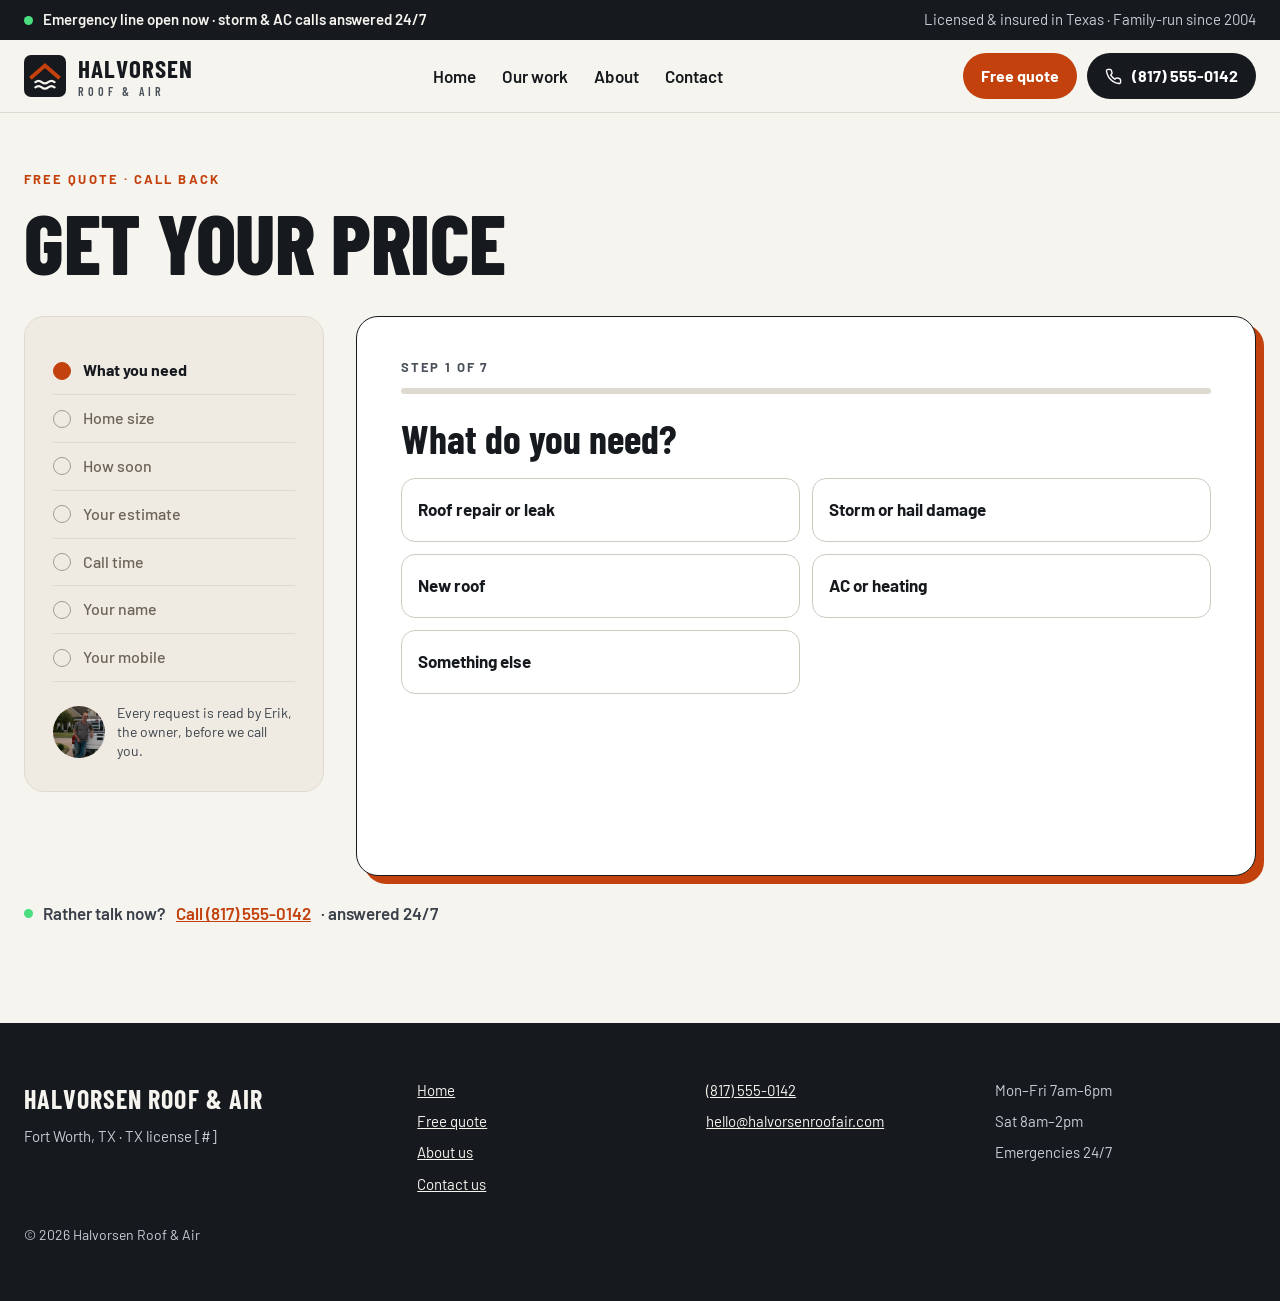
<file: quote.html>
<!doctype html>
<html lang="en">
<head>
<meta charset="utf-8">
<meta name="viewport" content="width=device-width, initial-scale=1, viewport-fit=cover">
<title>Free quote | Halvorsen Roof & Air, Fort Worth TX</title>
<meta name="description" content="Get a ballpark price for roofing, storm repair or heating &amp; AC in 30 seconds, and a call back when it suits you.">
<meta name="theme-color" content="#16191D">
<meta property="og:title" content="Free quote | Halvorsen Roof & Air, Fort Worth TX">
<meta property="og:description" content="Get a ballpark price for roofing, storm repair or heating &amp; AC in 30 seconds, and a call back when it suits you.">
<link rel="icon" href="assets/favicon.svg" type="image/svg+xml">
<link rel="preconnect" href="https://fonts.googleapis.com">
<link rel="preconnect" href="https://fonts.gstatic.com" crossorigin>
<link rel="stylesheet" href="https://fonts.googleapis.com/css2?family=Barlow+Condensed:wght@600;700;800&amp;family=Barlow:wght@400;500;600;700&amp;family=Caveat:wght@600&amp;display=swap">
<link rel="stylesheet" href="assets/style.css?v=9">
</head>
<body>
<a class="skip" href="#main">Skip to content</a>
<div class="topbar"><div class="wrap">
<span class="l"><span class="dot" aria-hidden="true"></span><span class="dsk">Emergency line open now · storm &amp; AC calls answered 24/7</span><span class="mob">Emergency line open 24/7</span></span>
<span class="r dsk">Licensed &amp; insured in Texas · Family-run since 2004</span>
<a class="mob" href="tel:+18175550142" style="color:var(--bone);font-weight:700;text-decoration:none">(817) 555-0142</a>
</div></div>
<header class="hdr"><div class="wrap">
<a class="logo" href="index.html" aria-label="Halvorsen Roof &amp; Air, home"><svg viewBox="0 0 48 48" aria-hidden="true"><rect width="48" height="48" rx="8" fill="#16191D"></rect><polyline points="9,25 24,12 39,25" fill="none" stroke="#C2410C" stroke-width="4.5" stroke-linejoin="miter" stroke-linecap="square"></polyline><path d="M13 31 q3.7 -3 7.3 0 t7.3 0 t7.3 0" fill="none" stroke="#F6F4EF" stroke-width="2.6" stroke-linecap="round"></path><path d="M13 37 q3.7 -3 7.3 0 t7.3 0 t7.3 0" fill="none" stroke="#F6F4EF" stroke-width="2.6" stroke-linecap="round"></path></svg><span><b>HALVORSEN</b><small>ROOF &amp; AIR</small></span></a>
<nav class="nav" aria-label="Main"><a href="index.html">Home</a><a href="index.html#proof">Our work</a><a href="about.html">About</a><a href="contact.html">Contact</a></nav>
<div class="hdr-r">
<a class="btn btn-acc btn-sm" href="quote.html">Free quote</a>
<a class="btn btn-ink btn-sm" href="tel:+18175550142"><svg width="17" height="17" viewBox="0 0 24 24" fill="none" stroke="currentColor" stroke-width="2" stroke-linecap="round" stroke-linejoin="round" aria-hidden="true"><path d="M22 16.9v3a2 2 0 0 1-2.2 2 19.8 19.8 0 0 1-8.6-3.1 19.5 19.5 0 0 1-6-6A19.8 19.8 0 0 1 2.1 4.2 2 2 0 0 1 4.1 2h3a2 2 0 0 1 2 1.7c.1.9.4 1.8.7 2.7a2 2 0 0 1-.5 2.1L8 9.8a16 16 0 0 0 6 6l1.3-1.3a2 2 0 0 1 2.1-.4c.9.3 1.8.6 2.7.7a2 2 0 0 1 1.7 2z"></path></svg>(817) 555-0142</a>
<a class="ibtn" href="tel:+18175550142" aria-label="Call (817) 555-0142"><svg width="20" height="20" viewBox="0 0 24 24" fill="none" stroke="currentColor" stroke-width="2" stroke-linecap="round" stroke-linejoin="round" aria-hidden="true"><path d="M22 16.9v3a2 2 0 0 1-2.2 2 19.8 19.8 0 0 1-8.6-3.1 19.5 19.5 0 0 1-6-6A19.8 19.8 0 0 1 2.1 4.2 2 2 0 0 1 4.1 2h3a2 2 0 0 1 2 1.7c.1.9.4 1.8.7 2.7a2 2 0 0 1-.5 2.1L8 9.8a16 16 0 0 0 6 6l1.3-1.3a2 2 0 0 1 2.1-.4c.9.3 1.8.6 2.7.7a2 2 0 0 1 1.7 2z"></path></svg></a>
<button class="ibtn ghost" id="menu-btn" type="button" aria-expanded="false" aria-controls="mnav" aria-label="Open menu"><svg width="22" height="22" viewBox="0 0 24 24" fill="none" stroke="currentColor" stroke-width="2" stroke-linecap="round" stroke-linejoin="round" aria-hidden="true"><path d="M4 7h16M4 12h16M4 17h16"></path></svg></button>
</div>
<nav class="mnav" id="mnav" aria-label="Menu"><a href="index.html">Home<span class="arrow" aria-hidden="true">→</span></a><a href="index.html#proof">Our work<span class="arrow" aria-hidden="true">→</span></a><a href="about.html">About<span class="arrow" aria-hidden="true">→</span></a><a href="contact.html">Contact<span class="arrow" aria-hidden="true">→</span></a><a href="quote.html" class="on">Free quote<span class="arrow" aria-hidden="true">→</span></a></nav>
</div></header>
<main id="main" class="qpage"><div class="wrap">
<div class="qhead"><span class="eyebrow in1">Free quote · call back</span><h1 class="disp in2">Get your price</h1><p hidden>Tap a few answers. You’ll see a ballpark price straight away, and Erik calls you when it suits you. No email needed.</p></div>
<div class="qgrid">
<aside class="qside"><ol class="steps" id="q-list"></ol><div class="who"><img src="assets/owner.jpg" alt="Erik Halvorsen, owner"><span>Every request is read by Erik, the owner, before we call you.</span></div></aside>
<div class="qcard" id="q-card">
<div class="qprog" id="q-prog"><div class="row"><span id="q-stepnum">Step 1 of 7</span></div><div class="bar"><div id="q-bar"></div></div></div>
<div class="qbody" id="q-body" aria-live="polite"><p>Call <a href="tel:+18175550142">(817) 555-0142</a> for a free quote.</p></div>
</div>
</div>
<p class="qcall dsk"><span class="dot" aria-hidden="true"></span>Rather talk now? <a href="tel:+18175550142">Call (817) 555-0142</a> · answered 24/7</p>
</div></main>
<form name="quote" data-netlify="true" netlify-honeypot="bot-field" hidden>
<input name="bot-field"><input name="service"><input name="home_size"><input name="urgency"><input name="estimate"><input name="call_time"><input name="name"><input name="phone">
</form>
<footer class="foot">
<div class="wrap">
<div class="brand"><b>HALVORSEN ROOF &amp; AIR</b><span>Fort Worth, TX · TX license [#]</span></div>
<nav aria-label="Footer"><a href="index.html">Home</a><a href="quote.html">Free quote</a><a href="about.html">About us</a><a href="contact.html">Contact us</a></nav>
<div class="c"><a href="tel:+18175550142">(817) 555-0142</a><a href="mailto:hello@halvorsenroofair.com">hello@halvorsenroofair.com</a></div>
<div class="c"><span>Mon–Fri 7am–6pm</span><span>Sat 8am–2pm</span><span>Emergencies 24/7</span></div>
</div>
<div class="wrap" style="display:block;margin-top:28px;font-size:14px">© 2026 Halvorsen Roof &amp; Air</div>
</footer>
<div class="mbar one"><a class="a" href="tel:+18175550142">Call now · (817) 555-0142</a></div>
<script src="assets/site.js?v=9" defer></script>
</body>
</html>
</file>
<file: assets/style.css>
/* Halvorsen Roof & Air — site styles (mobile rules at the bottom) */
:root{
  --ink:#16191D;--bone:#F6F4EF;--sand:#E4E0D6;--paper:#FFFFFF;--line:#DEDAD0;--line2:#CFCAC0;
  --muted:#4A515B;--body:#3A414A;--soft:#C9CED6;--acc:#C2410C;--acc-d:#9A3412;--acc-l:#F59A6E;--steel:#2A3038;
  --disp:'Barlow Condensed',sans-serif;--note:'Caveat',cursive;--ease:cubic-bezier(.2,.7,.2,1);--gut:24px
}
*{box-sizing:border-box}
html{scroll-behavior:smooth;-webkit-text-size-adjust:100%}
body{margin:0;background:var(--bone);color:var(--ink);font-family:'Barlow',system-ui,sans-serif;font-size:17px;line-height:1.55}
img,video{display:block;max-width:100%}
a{color:var(--acc)}a:hover{color:var(--acc-d)}
h1,h2,h3,p,figure,blockquote{margin:0}
h1,h2,h3{text-wrap:balance}
ul,ol{margin:0;padding:0}
.wrap{max-width:1280px;margin:0 auto;padding:0 var(--gut)}
.disp{font-family:var(--disp);font-weight:800;text-transform:uppercase;line-height:.92;letter-spacing:-.005em}
.eyebrow{display:block;font-weight:700;font-size:13px;letter-spacing:.16em;text-transform:uppercase;color:var(--acc)}
.on-dark .eyebrow,.eyebrow.light{color:var(--acc-l)}
.h2{font-family:var(--disp);font-weight:800;text-transform:uppercase;font-size:64px;line-height:.95}
.lead{font-size:19px;color:var(--body);max-width:32em}
.note{font-family:var(--note);font-size:28px;line-height:1.1;color:var(--body)}
.muted{color:var(--muted)}
.sec{padding:104px 0}
.sec-head{display:flex;justify-content:space-between;align-items:flex-end;gap:16px 32px;flex-wrap:wrap;margin-bottom:40px}
.sec-head .t{display:flex;flex-direction:column;gap:12px;max-width:780px}
.skip{position:absolute;left:-999px;top:0;background:var(--ink);color:#fff;padding:10px 14px;z-index:100}
.skip:focus{left:8px;top:8px}

/* buttons */
.btn{display:inline-flex;align-items:center;justify-content:center;gap:10px;min-height:54px;padding:0 26px;border-radius:999px;font:inherit;font-weight:700;font-size:17px;line-height:1.1;text-decoration:none;white-space:nowrap;border:0;cursor:pointer;transition:transform .25s var(--ease),box-shadow .25s ease,background-color .2s ease,color .2s ease}
.btn:hover{transform:translateY(-2px);box-shadow:0 10px 24px -10px rgba(22,25,29,.45)}
.btn-acc,.btn-acc:hover{background:var(--acc);color:#fff}
.btn-ink,.btn-ink:hover{background:var(--ink);color:#fff}
.btn-light,.btn-light:hover{background:#fff;color:var(--ink)}
.btn-line,.btn-line:hover{background:transparent;color:var(--ink);box-shadow:inset 0 0 0 2px var(--ink)}
.btn-sm{min-height:46px;padding:0 18px;font-size:16px}
.arrow{display:inline-block;transition:transform .25s ease}
a:hover .arrow,button:hover .arrow{transform:translateX(5px)}
.link{align-self:flex-start;font-weight:700;color:var(--ink);text-decoration:none;border-bottom:2px solid var(--acc);padding:4px 0}
.link:hover{color:var(--ink)}

/* top bar + header */
.topbar{background:var(--ink);color:var(--bone);font-size:15px}
.topbar .wrap{display:flex;justify-content:space-between;align-items:center;gap:16px;min-height:40px}
.topbar .l{display:flex;align-items:center;gap:10px;font-weight:600}
.topbar .r{color:var(--soft)}
.dot{width:9px;height:9px;border-radius:50%;background:#4ADE80;flex:none;animation:pulse 2s infinite}
.hdr{position:sticky;top:0;z-index:40;background:rgba(246,244,239,.9);-webkit-backdrop-filter:blur(12px);backdrop-filter:blur(12px);border-bottom:1px solid var(--line)}
.hdr .wrap{position:relative;display:flex;justify-content:space-between;align-items:center;gap:20px;min-height:72px}
.logo{display:flex;align-items:center;gap:12px;color:var(--ink);text-decoration:none}
.logo:hover{color:var(--ink)}
.logo svg{width:42px;height:42px;flex:none}
.logo b{display:block;font-family:var(--disp);font-weight:700;font-size:25px;letter-spacing:.04em;line-height:1}
.logo small{display:block;font-family:var(--disp);font-weight:600;font-size:12px;letter-spacing:.32em;color:var(--muted);margin-top:4px;line-height:1}
.nav{display:flex;gap:26px;align-items:center}
.nav a{position:relative;color:var(--ink);text-decoration:none;font-weight:600}
.nav a::after{content:"";position:absolute;left:0;right:0;bottom:-6px;height:2px;background:currentColor;transform:scaleX(0);transform-origin:left;transition:transform .3s ease}
.nav a:hover::after,.nav a.on::after{transform:scaleX(1)}
.nav a.on{font-weight:700}
.hdr-r{display:flex;align-items:center;gap:10px}
.ibtn{width:46px;height:46px;border-radius:50%;display:none;align-items:center;justify-content:center;background:var(--ink);color:#fff;border:0;cursor:pointer;flex:none}
.ibtn:hover{color:#fff}
.ibtn.ghost{background:transparent;color:var(--ink);box-shadow:inset 0 0 0 1.5px var(--ink)}
.mnav{display:none;position:absolute;left:0;right:0;top:100%;background:var(--bone);border-bottom:1px solid var(--line);box-shadow:0 20px 30px -20px rgba(0,0,0,.35);padding:6px var(--gut) 18px;flex-direction:column}
.mnav.open{display:flex;animation:rise .3s var(--ease) both}
.mnav a{display:flex;justify-content:space-between;align-items:center;padding:14px 0;border-bottom:1px solid var(--line);color:var(--ink);text-decoration:none;font-family:var(--disp);font-weight:700;font-size:26px;text-transform:uppercase}
.mnav a.on{color:var(--acc)}
.mnav .btn{margin-top:16px;font-family:'Barlow',sans-serif;font-size:17px;text-transform:none;border-bottom:0;justify-content:center}

/* hero */
.hero{padding:20px 0 0}
.hero-media{position:relative;min-height:680px;border-radius:22px;overflow:hidden;background:var(--steel);color:#fff;display:flex;align-items:flex-end}
.hero-media .bg{position:absolute;inset:0;width:100%;height:100%;object-fit:cover}
.hero-shade{position:absolute;inset:0;background:linear-gradient(to top,rgba(12,14,16,.9) 0%,rgba(12,14,16,.5) 42%,rgba(12,14,16,.06) 72%)}
.hero-body{position:relative;width:100%;padding:48px;display:flex;justify-content:space-between;align-items:flex-end;gap:32px}
.hero-text{display:flex;flex-direction:column;gap:22px;max-width:780px}
.glass{align-self:flex-start;display:inline-flex;align-items:center;gap:8px;background:rgba(255,255,255,.14);-webkit-backdrop-filter:blur(8px);backdrop-filter:blur(8px);border:1px solid rgba(255,255,255,.25);border-radius:999px;padding:7px 14px;font-weight:600;font-size:15px}
.hero h1{font-size:76px}
.hero .sub{font-size:20px;max-width:32em;color:#E7E9EC}
.hero-btns{display:flex;gap:12px;flex-wrap:wrap}
.hero-card{width:300px;flex:none;background:rgba(255,255,255,.12);-webkit-backdrop-filter:blur(14px);backdrop-filter:blur(14px);border:1px solid rgba(255,255,255,.22);border-radius:16px;padding:20px;display:flex;flex-direction:column;gap:10px}
.hero-card b{display:flex;align-items:center;gap:8px}
.hero-card span{color:#E7E9EC;font-size:15px}
.hero-card i{font-family:var(--note);font-style:normal;font-size:24px;line-height:1.1}
.trust{display:flex;gap:10px 28px;flex-wrap:wrap;padding:18px 4px 0;font-weight:600;font-size:15px;color:var(--body)}
.trust span{display:inline-flex;align-items:center;gap:8px}
.trust svg{flex:none}

/* marquee */
.mq-box{margin-top:20px;background:var(--ink);color:var(--bone);overflow:hidden;padding:16px 0}
.mq{display:flex;gap:36px;width:max-content;align-items:center;animation:marquee 38s linear infinite;font-family:var(--disp);font-weight:700;font-size:30px;letter-spacing:.03em;text-transform:uppercase;white-space:nowrap}
.mq i{font-style:normal;color:var(--acc)}
.mq-box:hover .mq{animation-play-state:paused}

/* proof: time-lapse + before/after */
.proof{background:var(--sand)}
.proof-grid{display:grid;grid-template-columns:repeat(2,minmax(0,1fr));gap:28px;align-items:start}
.frame{position:relative;aspect-ratio:16/9;border-radius:18px;overflow:hidden;border:1.5px solid var(--ink);background:var(--steel);box-shadow:0 30px 60px -40px rgba(22,25,29,.8)}
.frame>img,.frame>video{position:absolute;inset:0;width:100%;height:100%;object-fit:cover}
.cap{display:flex;justify-content:space-between;gap:6px 12px;flex-wrap:wrap;margin-top:12px;font-weight:600;font-size:15px;color:var(--body)}
.cap b{font-weight:700;letter-spacing:.1em;text-transform:uppercase;font-size:13px;color:var(--ink)}
.pill-tag{position:absolute;z-index:2;font-size:14px;font-weight:700;padding:7px 14px;border-radius:999px}
.pill-tag.dark{background:var(--ink);color:var(--bone)}
.pill-tag.light{background:var(--bone);color:var(--ink)}
.pill-tag.p-tl{top:14px;left:14px}.pill-tag.p-tr{top:14px;right:14px}
.pill-tag.p-bl{left:14px;bottom:14px;display:inline-flex;align-items:center;gap:8px;background:rgba(22,25,29,.75);color:var(--bone);font-size:12px;letter-spacing:.08em;text-transform:uppercase}
.rec{width:9px;height:9px;border-radius:50%;background:#F87171;animation:pulse-r 2s infinite}
.ba-line{position:absolute;top:0;bottom:0;width:3px;margin-left:-1.5px;background:var(--bone);z-index:3;pointer-events:none}
.ba-knob{position:absolute;top:50%;left:50%;width:50px;height:50px;margin:-25px 0 0 -25px;border-radius:50%;background:var(--bone);border:1.5px solid var(--ink);display:flex;align-items:center;justify-content:center;box-shadow:0 6px 18px rgba(0,0,0,.3)}
.ba-range{position:absolute;inset:0;width:100%;height:100%;margin:0;opacity:0;cursor:ew-resize;z-index:5;-webkit-appearance:none;appearance:none;touch-action:pan-y}
.ba-anim #ba-before{transition:clip-path .6s var(--ease)}
.ba-anim #ba-line{transition:left .6s var(--ease)}
.proof-foot{display:flex;justify-content:space-between;align-items:center;gap:16px 24px;flex-wrap:wrap;margin-top:36px}
.proof-foot p{max-width:40em;color:var(--body)}

/* quote teaser */
.qt{background:var(--ink);color:var(--bone);border-radius:24px;padding:48px;display:grid;grid-template-columns:minmax(0,.9fr) minmax(0,1.1fr);gap:40px;align-items:center;box-shadow:8px 8px 0 var(--acc)}
.qt .t{display:flex;flex-direction:column;gap:14px}
.qt h2{font-size:60px}
.qt p{color:var(--soft);font-size:18px}
.qt-r{display:flex;flex-direction:column;gap:12px}
.qt-opts{display:grid;grid-template-columns:repeat(2,minmax(0,1fr));gap:10px}
.qt-opt{display:flex;align-items:center;justify-content:space-between;gap:10px;padding:14px 18px;border-radius:14px;background:rgba(255,255,255,.06);border:1px solid rgba(255,255,255,.2);color:#fff;text-decoration:none;font-weight:700;min-height:60px;transition:background-color .2s ease,color .2s ease,transform .2s ease}
.qt-opt:hover{background:#fff;color:var(--ink);transform:translateY(-2px)}
.qt-r .btn{width:100%}

/* cards / services */
.two{display:grid;grid-template-columns:repeat(2,minmax(0,1fr));gap:24px}
.card{display:flex;flex-direction:column;background:var(--bone);border:1px solid var(--line);border-radius:20px;overflow:hidden;transition:transform .35s var(--ease),box-shadow .35s ease}
.card:hover{transform:translateY(-4px);box-shadow:0 24px 48px -28px rgba(22,25,29,.5)}
.card .ph{position:relative;height:400px;overflow:hidden}
.card .ph img{width:100%;height:100%;object-fit:cover;transition:transform .9s var(--ease)}
.card:hover .ph img{transform:scale(1.05)}
.card .ph .pill-tag{background:var(--bone);color:var(--ink)}
.card .bd{padding:28px;display:flex;flex-direction:column;gap:14px;flex:1}
.card h3{font-family:var(--disp);font-weight:700;font-size:38px;line-height:1}
.card ul{padding-left:20px;display:flex;flex-direction:column;gap:6px;color:var(--body)}
.card .bd .link{margin-top:auto}

/* stats */
.stats{display:grid;grid-template-columns:repeat(4,minmax(0,1fr));gap:32px}
.stat{border-top:3px solid var(--acc);padding-top:20px;display:flex;flex-direction:column;gap:6px}
.stat b{font-family:var(--disp);font-weight:800;font-size:88px;line-height:.9}
.stat>span{color:var(--soft)}

/* rails (grid on desktop, swipe row on phones) */
.rail{display:grid;grid-template-columns:repeat(4,minmax(0,1fr));gap:20px}
.rail.c3{grid-template-columns:repeat(3,minmax(0,1fr));gap:24px}
.swipe-hint{display:none}
.step{background:#fff;border:1px solid var(--line);border-radius:18px;padding:26px;display:flex;flex-direction:column;gap:10px}
.step b{font-family:var(--disp);font-weight:800;font-size:44px;line-height:1;color:var(--acc)}
.step h3{font-size:22px}
.step p{color:var(--muted)}
.review{background:var(--bone);border:1px solid var(--line);border-radius:18px;padding:28px;display:flex;flex-direction:column;gap:16px}
.stars{color:#B45309;font-size:20px;letter-spacing:2px}
.review p{font-size:19px}
.review footer{font-weight:600;color:var(--muted);margin-top:auto}

/* owner */
.split{display:grid;grid-template-columns:minmax(0,.85fr) minmax(0,1.15fr);gap:64px;align-items:center}
.ph-r{border-radius:20px;overflow:hidden;aspect-ratio:4/5}
.ph-r img{width:100%;height:100%;object-fit:cover;transition:transform .9s var(--ease)}
.ph-r:hover img{transform:scale(1.04)}
.owner .q{font-family:var(--disp);font-weight:700;font-size:46px;line-height:1.02}
.sig{font-family:var(--note);font-size:34px;line-height:1;color:var(--ink)}

/* chips */
.chips{display:flex;flex-wrap:wrap;gap:10px;list-style:none;padding:0}
.chips li{list-style:none}
.chip{background:#fff;border:1px solid var(--line);border-radius:999px;padding:10px 18px;font-weight:600;white-space:nowrap;transition:background-color .25s ease,color .25s ease}
.chip:hover{background:var(--ink);color:var(--bone)}
.on-dark .chip{background:transparent;border-color:#4A515B;color:var(--bone);padding:7px 14px;font-size:15px}

/* call band */
.band{background:var(--acc);color:#fff;border-radius:24px;padding:64px 56px;display:flex;justify-content:space-between;align-items:center;gap:32px;flex-wrap:wrap}
.band h2{font-size:72px}
.band p{font-size:19px}
.band .btns{display:flex;gap:12px;flex-wrap:wrap}

/* footer + phone bar */
.foot{background:var(--ink);color:var(--soft);padding:56px 0;font-size:15px}
.foot .wrap{display:grid;grid-template-columns:1.4fr 1fr 1fr 1fr;gap:28px}
.foot b{display:block;font-family:var(--disp);font-weight:700;font-size:26px;letter-spacing:.04em;color:var(--bone);margin-bottom:6px}
.foot nav,.foot .c{display:flex;flex-direction:column;gap:8px}
.foot a{color:var(--bone)}
.mbar{display:none}

/* quote flow (shared by quote page) */
.qcard{background:#fff;border:1.5px solid var(--ink);border-radius:22px;padding:40px 44px;box-shadow:8px 8px 0 var(--acc);min-height:560px;display:flex;flex-direction:column;gap:24px}
.qprog{display:flex;flex-direction:column;gap:10px}
.qprog .row{display:flex;justify-content:space-between;align-items:baseline;gap:12px;flex-wrap:wrap}
.qprog .row span:first-child{font-weight:700;font-size:13px;letter-spacing:.14em;text-transform:uppercase;color:var(--muted)}
.qprog .note{font-size:22px}
.bar{height:6px;border-radius:999px;background:var(--line);overflow:hidden}
.bar>div{height:100%;width:0;background:var(--ink);border-radius:999px;transition:width .5s var(--ease)}
.qbody{display:flex;flex-direction:column;gap:22px;flex:1}
.opts{display:grid;grid-template-columns:repeat(2,minmax(0,1fr));gap:12px}
.opt{font:inherit;text-align:left;cursor:pointer;padding:14px 16px;border-radius:14px;border:1.5px solid var(--line2);background:#fff;color:var(--ink);display:flex;flex-direction:column;justify-content:center;gap:3px;min-height:64px;transition:transform .2s ease,border-color .2s ease,background-color .2s ease}
.opt:hover{transform:translateY(-2px);border-color:var(--ink)}
.opt.sel{background:var(--ink);color:#fff;border-color:var(--ink)}
.opt .ol{font-weight:700;font-size:17px;line-height:1.25}
.opt .os{font-size:14px;opacity:.75;line-height:1.35}
.wq{font-family:var(--disp);font-weight:700;font-size:40px;line-height:1}
.wsub{margin-top:8px;color:var(--muted)}
.wstep{display:flex;flex-direction:column;gap:20px;animation:rise .45s var(--ease) both}
.wfield{display:flex;flex-direction:column;gap:8px;font-weight:600;font-size:15px;max-width:420px}
.wfield input{font:inherit;font-weight:500;font-size:22px;padding:14px 16px;border:1.5px solid #8C8578;border-radius:12px;min-height:58px;background:#fff;color:var(--ink);width:100%;transition:border-color .2s ease,box-shadow .2s ease}
.wfield input:focus{outline:none;border-color:var(--ink);box-shadow:0 0 0 4px rgba(194,65,12,.18)}
.wstep .btn{align-self:flex-start}
.wlink{align-self:flex-start;font:inherit;font-weight:600;font-size:16px;background:transparent;color:var(--body);border:0;padding:10px 0;min-height:44px;cursor:pointer;margin-top:auto}
.werr{color:#9F1239;font-weight:600}
.wprice{font-family:var(--disp);font-weight:800;font-size:72px;line-height:.95;letter-spacing:-.01em}
.wnote{display:flex;gap:12px;align-items:flex-start;background:var(--bone);border:1px solid var(--line);border-radius:12px;padding:14px 16px;font-size:16px;color:var(--body)}
.wnote b{color:var(--acc)}
.wdone{display:flex;flex-direction:column;gap:16px;animation:rise .45s var(--ease) both}
.wtick{width:68px;height:68px;border-radius:50%;background:var(--ink);color:#fff;display:flex;align-items:center;justify-content:center;animation:pop .5s cubic-bezier(.2,1.4,.4,1) both}
.wdone h2{font-family:var(--disp);font-weight:800;font-size:56px;line-height:.95;text-transform:uppercase}
.wdone p{font-size:19px;color:var(--body);max-width:30em}
.wtags{display:flex;flex-wrap:wrap;gap:8px}
.wtags span{background:#F1ECE2;border-radius:999px;padding:7px 14px;font-weight:600;font-size:15px}
.steps li{list-style:none;display:flex;align-items:center;gap:12px;padding:11px 0;border-bottom:1px solid var(--line);font-size:16px;font-weight:500;color:#6B6458}
.steps .mk{width:18px;height:18px;border-radius:50%;flex:none;display:flex;align-items:center;justify-content:center;border:1.5px solid #A39D90;color:#fff;font-size:11px;font-weight:800}
.steps li.cur{color:var(--ink);font-weight:700}
.steps li.cur .mk{background:var(--acc);border-color:var(--acc)}
.steps li.done{color:var(--ink)}
.steps li.done .mk{background:var(--ink);border-color:var(--ink)}
.qpage{padding:56px 0 96px}
.qhead{display:flex;flex-direction:column;gap:14px;margin-bottom:36px;max-width:820px}
.qhead h1{font-size:84px}
.qgrid{display:grid;grid-template-columns:300px minmax(0,1fr);gap:32px;align-items:start}
.qside{background:#EFEBE3;border:1px solid var(--line);border-radius:20px;padding:30px 28px;display:flex;flex-direction:column;gap:22px;position:sticky;top:96px}
.qside .who{display:flex;align-items:center;gap:12px;font-size:14px;color:var(--body);line-height:1.35}
.qside .who img{width:52px;height:52px;border-radius:50%;object-fit:cover;object-position:50% 20%;flex:none}
.qcall{margin-top:24px;color:var(--body);font-weight:600;display:flex;align-items:center;gap:10px;flex-wrap:wrap}

/* contact page */
.ccards{display:grid;grid-template-columns:repeat(4,minmax(0,1fr));gap:16px}
.ccard{display:flex;flex-direction:column;gap:10px;min-height:170px;padding:22px;border-radius:18px;background:#fff;border:1px solid var(--line);color:var(--ink);text-decoration:none;transition:transform .35s var(--ease),box-shadow .35s ease}
.ccard:hover{color:var(--ink);transform:translateY(-4px);box-shadow:0 24px 48px -28px rgba(22,25,29,.5)}
.ccard .ic{width:44px;height:44px;border-radius:12px;background:var(--ink);color:#fff;display:flex;align-items:center;justify-content:center}
.ccard small{margin-top:auto;font-weight:700;font-size:13px;letter-spacing:.1em;text-transform:uppercase;color:var(--muted)}
.ccard strong{font-family:var(--disp);font-weight:700;font-size:28px;line-height:1.05;overflow-wrap:anywhere}
.ccard.dark{background:var(--ink);color:#fff;border-color:var(--ink)}
.ccard.dark:hover{color:#fff}
.ccard.dark small{color:var(--soft)}
.ccard.dark .live{display:flex;align-items:center;gap:8px;font-weight:700}
.ring{animation:ring 2.4s ease-in-out infinite 1.5s}
.info{display:grid;grid-template-columns:repeat(3,minmax(0,1fr));gap:20px;align-items:start}
.box{background:#fff;border:1px solid var(--line);border-radius:20px;padding:26px;display:flex;flex-direction:column;gap:14px;overflow:hidden}
.box.dark{background:var(--ink);color:var(--bone);border-color:var(--ink)}
.box h2{font-family:var(--disp);font-weight:700;font-size:32px;line-height:1}
.box .ph{margin:-26px -26px 0;aspect-ratio:16/9}
.box .ph img{width:100%;height:100%;object-fit:cover}
.hrs li{list-style:none;display:flex;justify-content:space-between;gap:12px;padding:11px 12px;margin:0 -12px;border-radius:10px}
.hrs li.today{background:#F1ECE2;font-weight:700}
.hrs .tag{margin-left:8px;font-size:12px;font-weight:700;letter-spacing:.08em;text-transform:uppercase;color:var(--acc)}
.faq-list{border-top:1.5px solid var(--ink);max-width:980px}
.faqi{border-bottom:1.5px solid var(--ink)}
.faq{width:100%;font:inherit;text-align:left;cursor:pointer;background:transparent;border:0;color:var(--ink);padding:20px 6px;min-height:64px;display:flex;justify-content:space-between;align-items:center;gap:16px}
.faq:hover{background:rgba(0,0,0,.025)}
.faq .fq{font-weight:700;font-size:20px}
.faq .fi{width:34px;height:34px;flex:none;border-radius:50%;border:1.5px solid var(--ink);display:flex;align-items:center;justify-content:center;font-size:22px;line-height:1;transition:transform .3s ease,background-color .3s ease,color .3s ease}
.faqi.open .fi{transform:rotate(45deg);background:var(--ink);color:#fff}
.faqi .fa{padding:0 6px 22px;font-size:18px;color:var(--body);max-width:44em;animation:rise .4s var(--ease) both}

/* about page */
.page-head{padding:80px 0 0}
.page-head .top{display:flex;justify-content:space-between;align-items:flex-end;gap:24px 40px;flex-wrap:wrap;margin-bottom:40px}
.page-head h1{font-size:104px;max-width:900px}
.wide-ph{position:relative;aspect-ratio:16/7;border-radius:22px;overflow:hidden;background:var(--steel)}
.wide-ph img{position:absolute;inset:0;width:100%;height:100%;object-fit:cover}
.sticker{position:absolute;left:24px;bottom:24px;background:var(--bone);color:var(--ink);font-family:var(--note);font-size:28px;line-height:1;padding:10px 16px;border-radius:6px;box-shadow:0 10px 24px -12px rgba(0,0,0,.5);transform:rotate(-3deg);animation:tilt .8s var(--ease) both 1s}
.story .t{display:flex;flex-direction:column;gap:20px}
.story .t p{font-size:19px;color:#2E343B}
.tl{position:relative;display:grid;grid-template-columns:repeat(4,minmax(0,1fr));gap:24px;list-style:none}
.tl::before{content:"";position:absolute;left:0;right:0;top:11px;height:3px;background:var(--line)}
.tl li{position:relative;display:flex;flex-direction:column;gap:10px}
.tl .pin{width:25px;height:25px;border-radius:50%;background:#fff;border:4px solid var(--acc)}
.tl li:last-child .pin{background:var(--acc)}
.tl .yr{font-family:var(--disp);font-weight:800;font-size:56px;line-height:1}
.tl h3{font-size:21px}
.tl p{color:var(--muted)}
.vals{display:grid;grid-template-columns:repeat(3,minmax(0,1fr));gap:24px}
.val{border-top:3px solid var(--acc);padding-top:22px;display:flex;flex-direction:column;gap:12px}
.val h3{font-family:var(--disp);font-weight:700;font-size:32px;line-height:1}
.val p{color:var(--soft)}
.crew{background:#fff;border:1px solid var(--line);border-radius:20px;overflow:hidden;display:flex;flex-direction:column}
.crew .ph{aspect-ratio:1/1.08;overflow:hidden}
.crew .ph img{width:100%;height:100%;object-fit:cover;transition:transform .9s var(--ease)}
.crew:hover .ph img{transform:scale(1.05)}
.crew .bd{padding:20px 22px 24px;display:flex;flex-direction:column;gap:4px}
.crew h3{font-family:var(--disp);font-weight:700;font-size:30px;line-height:1}
.crew .role{font-weight:600;color:var(--acc)}
.crew p{margin-top:6px;color:var(--muted)}

/* motion */
@keyframes rise{from{opacity:0;transform:translateY(24px)}to{opacity:1;transform:none}}
@keyframes pop{from{opacity:0;transform:scale(.6)}to{opacity:1;transform:none}}
@keyframes pulse{0%{box-shadow:0 0 0 0 rgba(74,222,128,.7)}70%{box-shadow:0 0 0 10px rgba(74,222,128,0)}100%{box-shadow:0 0 0 0 rgba(74,222,128,0)}}
@keyframes pulse-r{0%{box-shadow:0 0 0 0 rgba(248,113,113,.7)}70%{box-shadow:0 0 0 9px rgba(248,113,113,0)}100%{box-shadow:0 0 0 0 rgba(248,113,113,0)}}
@keyframes marquee{to{transform:translateX(-50%)}}
@keyframes kenburns{from{transform:scale(1.08)}to{transform:scale(1)}}
@keyframes ring{0%,100%{transform:rotate(0)}10%{transform:rotate(-14deg)}20%{transform:rotate(12deg)}30%{transform:rotate(-8deg)}40%{transform:rotate(0)}}
@keyframes nudge{0%,100%{transform:translateX(0)}50%{transform:translateX(5px)}}
@keyframes tilt{from{opacity:0;transform:rotate(-8deg) translateY(16px)}to{opacity:1;transform:rotate(-3deg)}}
.kb{animation:kenburns 2.4s var(--ease) both}
.in1{animation:rise .9s var(--ease) both .15s}
.in2{animation:rise .9s var(--ease) both .3s}
.in3{animation:rise .9s var(--ease) both .45s}
.in4{animation:rise .9s var(--ease) both .6s}
.swipe-hint i{display:inline-block;font-style:normal;animation:nudge 1.4s ease-in-out infinite}
.rv-on .rv{opacity:0;transform:translateY(24px);transition:opacity .8s var(--ease),transform .8s var(--ease)}
.rv-on .rv.in{opacity:1;transform:none}
.rv-on .rv.d1{transition-delay:.08s}.rv-on .rv.d2{transition-delay:.16s}.rv-on .rv.d3{transition-delay:.24s}
@media (prefers-reduced-motion:reduce){
  *,*::before,*::after{animation:none !important;transition:none !important}
  .rv-on .rv{opacity:1;transform:none}
  html{scroll-behavior:auto}
}

/* ---------- tablet ---------- */
@media (max-width:1024px){
  .split,.qt{grid-template-columns:minmax(0,1fr);gap:36px}
  .stats,.rail,.tl{grid-template-columns:repeat(2,minmax(0,1fr))}
  .tl::before{display:none}
  .rail.c3,.vals,.info{grid-template-columns:minmax(0,1fr)}
  .ccards{grid-template-columns:repeat(2,minmax(0,1fr))}
  .hero-card{display:none}
  .qgrid{grid-template-columns:minmax(0,1fr)}
  .qside{display:none}
  .foot .wrap{grid-template-columns:1fr 1fr}
}
@media (max-width:900px){
  .nav,.hdr-r .btn{display:none}
  .ibtn{display:inline-flex}
}

/* ---------- phones ---------- */
@media (max-width:699px){
  :root{--gut:18px}
  body{font-size:16px}
  .dsk{display:none !important}
  .sec{padding:60px 0}
  .sec-head{margin-bottom:24px}
  .h2{font-size:40px}
  .lead{font-size:17px}
  .note{font-size:24px}
  .topbar{font-size:13px}
  .topbar .wrap{min-height:34px}
  .hdr .wrap{min-height:64px}
  .logo svg{width:38px;height:38px}
  .logo b{font-size:22px}
  .logo small{font-size:11px}

  .hero{padding:10px 0 0}
  .hero-media{min-height:470px;height:74svh;max-height:600px;border-radius:16px}
  .hero-body{padding:20px}
  .hero-text{gap:14px}
  .glass{font-size:13px;padding:6px 12px}
  .hero h1{font-size:34px;line-height:.95}
  .hero .sub{font-size:16px}
  .hero-btns{display:grid;grid-template-columns:1fr 1fr;gap:10px}
  .hero-btns .btn{min-height:50px;padding:0 10px;font-size:16px}
  .trust{gap:8px 16px;font-size:13px;padding-top:12px}

  .mq-box{margin-top:12px;padding:12px 0}
  .mq{font-size:21px;gap:22px}

  .proof-grid{grid-template-columns:minmax(0,1fr);gap:22px}
  .frame{border-radius:14px}
  .pill-tag{font-size:12px;padding:5px 10px}
  .ba-knob{width:44px;height:44px;margin:-22px 0 0 -22px}
  .proof-foot{margin-top:24px}
  .proof-foot .btn{width:100%}

  .qt{padding:26px 20px;border-radius:18px;gap:20px;box-shadow:6px 6px 0 var(--acc)}
  .qt h2{font-size:40px}
  .qt p{font-size:16px}
  .qt-opt{min-height:54px;padding:12px 14px;font-size:15px}

  .two{grid-template-columns:minmax(0,1fr);gap:16px}
  .card .ph{height:auto;aspect-ratio:16/10}
  .card .bd{padding:18px 20px 22px;gap:10px}
  .card h3{font-size:28px}

  .stats{gap:24px 16px}
  .stat{padding-top:14px}
  .stat b{font-size:52px}
  .stat>span{font-size:14px}

  .rail,.rail.c3{display:flex;overflow-x:auto;scroll-snap-type:x mandatory;gap:12px;margin:0 calc(var(--gut) * -1);padding:2px var(--gut) 10px;scrollbar-width:none;-webkit-overflow-scrolling:touch}
  .rail::-webkit-scrollbar{display:none}
  .rail>*{flex:0 0 78%;scroll-snap-align:start}
  .swipe-hint{display:block;font-family:var(--note);font-size:22px;color:var(--muted);margin:-8px 0 12px}
  .step{padding:20px}
  .step b{font-size:36px}
  .step h3{font-size:20px}
  .review{padding:22px}
  .review p{font-size:17px}

  .split{gap:22px}
  .ph-r{aspect-ratio:4/3}
  .ph-r img{object-position:50% 20%}
  .owner .q{font-size:30px}
  .sig{font-size:28px}

  .chip{padding:8px 14px;font-size:15px}
  .band{padding:30px 22px;border-radius:18px;gap:20px}
  .band h2{font-size:40px}
  .band p{font-size:16px}
  .band .btns{display:grid;grid-template-columns:minmax(0,1fr);width:100%}

  .foot{padding:40px 0 112px}
  .foot .wrap{grid-template-columns:1fr 1fr;gap:22px}
  .foot .brand{grid-column:1 / -1}
  .foot b{font-size:22px}

  .mbar{display:grid;grid-template-columns:repeat(2,minmax(0,1fr));position:fixed;left:0;right:0;bottom:0;z-index:50;background:rgba(22,25,29,.94);-webkit-backdrop-filter:blur(10px);backdrop-filter:blur(10px);padding:10px 12px calc(10px + env(safe-area-inset-bottom));gap:10px}
  .mbar.one{grid-template-columns:minmax(0,1fr)}
  .mbar a{display:flex;align-items:center;justify-content:center;min-height:50px;border-radius:999px;font-weight:700;text-decoration:none}
  .mbar .a{background:var(--bone);color:var(--ink)}
  .mbar .b{background:var(--acc);color:#fff}

  .qpage{padding:22px 0 110px}
  .qhead{margin-bottom:18px;gap:8px}
  .qhead h1{font-size:40px}
  .qcard{padding:22px 18px;border-radius:18px;min-height:0;box-shadow:6px 6px 0 var(--acc);gap:18px}
  .opts{grid-template-columns:repeat(2,minmax(0,1fr));gap:10px}
  .opts .opt:last-child:nth-child(odd){grid-column:1 / -1}
  .opt{min-height:60px;padding:12px 14px;border-radius:12px;gap:2px}
  .opt .ol{font-size:16.5px}
  .opt .os{font-size:13px}
  .wq{font-size:29px}
  .qprog .row span:first-child{font-size:11px}
  .qcard{gap:14px}
  .wstep{gap:14px}
  .wsub{font-size:15px}
  .wprice{font-size:50px}
  .wdone h2{font-size:40px}
  .wdone p{font-size:17px}
  .wstep .btn{width:100%}

  .ccards{gap:10px}
  .ccard{min-height:124px;padding:16px;gap:8px}
  .ccard .ic{width:38px;height:38px;border-radius:10px}
  .ccard small{font-size:11px}
  .ccard strong{font-size:20px}
  .box{padding:22px}
  .box .ph{margin:-22px -22px 0}
  .faq .fq{font-size:17px}
  .faqi .fa{font-size:16px}

  .page-head{padding:36px 0 0}
  .page-head .top{margin-bottom:22px}
  .page-head h1{font-size:46px}
  .wide-ph{aspect-ratio:4/3;border-radius:16px}
  .sticker{font-size:22px;left:14px;bottom:14px;padding:8px 12px}
  .story .t{gap:14px}
  .story .t p{font-size:17px}
  .tl{grid-template-columns:minmax(0,1fr);gap:0}
  .tl li{display:grid;grid-template-columns:76px minmax(0,1fr);column-gap:14px;row-gap:2px;padding:14px 0;border-bottom:1px solid var(--line)}
  .tl .pin{display:none}
  .tl .yr{grid-row:1 / span 2;grid-column:1;font-size:34px}
  .tl h3,.tl p{grid-column:2}
  .tl h3{font-size:18px}
  .tl p{font-size:15px}
  .vals{gap:18px}
  .val{flex-direction:row;flex-wrap:wrap;align-items:center;gap:8px 12px;padding-top:16px}
  .val svg{width:26px;height:26px}
  .val h3{font-size:26px}
  .val p{flex-basis:100%;font-size:15px}
  .crew .bd{padding:16px 18px 20px}
  .crew h3{font-size:24px}
}
@media (min-width:700px){.mob{display:none !important}}
</file>
